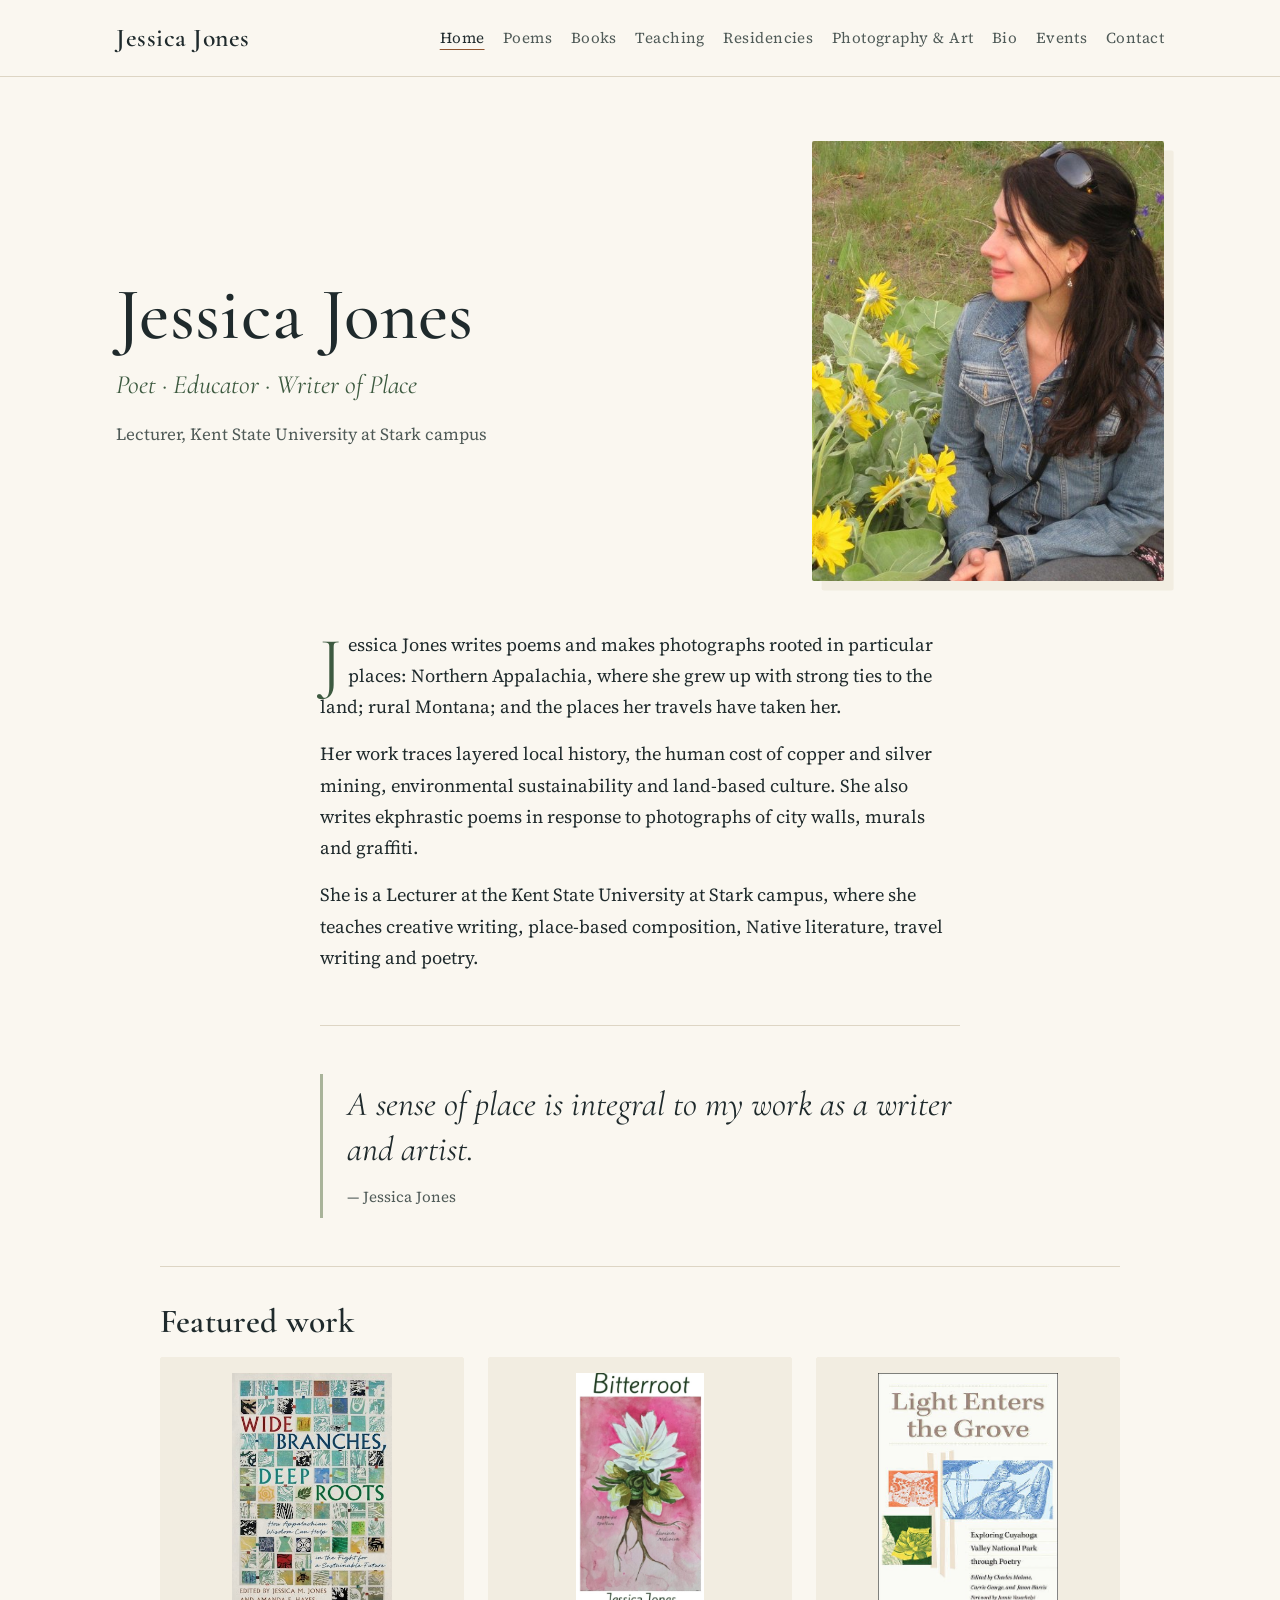
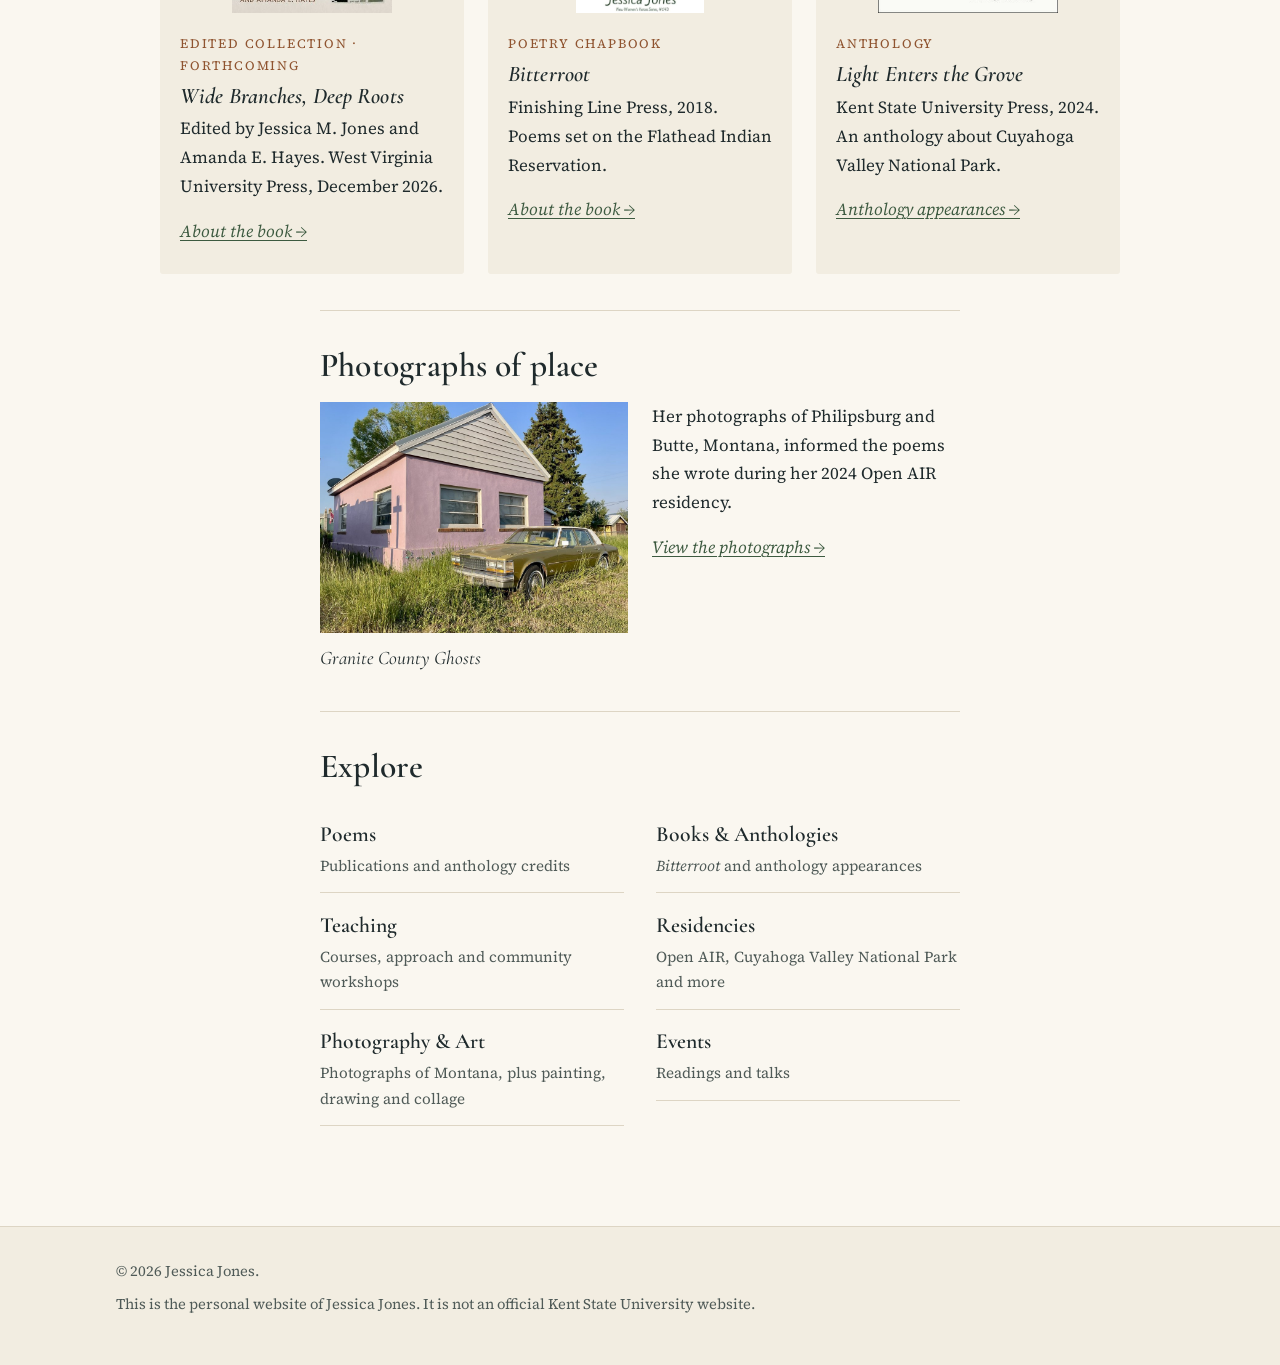
<file: index.html>
<!doctype html>
<html lang="en" class="no-js">
<head>
  <meta charset="utf-8">
  <meta name="viewport" content="width=device-width, initial-scale=1">
  <script>document.documentElement.classList.remove("no-js");</script>
  <title>Jessica Jones · Poet, Educator, Photographer</title>
  <meta name="description" content="Jessica Jones is a poet, photographer and Lecturer at the Kent State University at Stark campus whose work centers on a sense of place, from Northern Appalachia to rural Montana.">
  <meta name="author" content="Jessica Jones">
  <!-- DRAFT: remove this line when the site is ready to appear in search engines -->
  <meta name="robots" content="noindex, nofollow">
  <link rel="canonical" href="https://jdogherman.github.io/jessica-jones-site/">

  <!-- Open Graph / social sharing -->
  <meta property="og:type" content="website">
  <meta property="og:site_name" content="Jessica Jones">
  <meta property="og:title" content="Jessica Jones · Poet, Educator, Photographer">
  <meta property="og:description" content="Jessica Jones is a poet, photographer and Lecturer at the Kent State University at Stark campus whose work centers on a sense of place, from Northern Appalachia to rural Montana.">
  <meta property="og:url" content="https://jdogherman.github.io/jessica-jones-site/">
  <meta property="og:image" content="https://jdogherman.github.io/jessica-jones-site/images/og-image.jpg">
  <meta name="twitter:card" content="summary_large_image">

  <link rel="preconnect" href="https://fonts.googleapis.com">
  <link rel="preconnect" href="https://fonts.gstatic.com" crossorigin>
  <link rel="stylesheet" href="https://fonts.googleapis.com/css2?family=Cormorant+Garamond:ital,wght@0,500;0,600;1,500&amp;family=Source+Serif+4:ital,opsz,wght@0,8..60,400;0,8..60,500;1,8..60,400&amp;display=swap">
  <link rel="stylesheet" href="assets/css/style.css?v=202611162040">
  <link rel="icon" href="data:image/svg+xml,%3Csvg xmlns='http://www.w3.org/2000/svg' viewBox='0 0 32 32'%3E%3Crect width='32' height='32' rx='4' fill='%233d5a40'/%3E%3Ctext x='16' y='22' font-family='Georgia,serif' font-size='16' text-anchor='middle' fill='%23faf7f0'%3EJJ%3C/text%3E%3C/svg%3E">
  <script src="assets/js/site.js?v=202611161913" defer></script>
</head>
<body data-page="home">
  <a class="skip-link" href="#main">Skip to content</a>

  <header class="site-header">
    <div class="header-inner">
      <a class="site-name" href="index.html">Jessica Jones</a>
      <button class="nav-toggle" type="button" aria-expanded="false" aria-controls="site-nav">Menu</button>
      <nav id="site-nav" aria-label="Main">
        <ul>
          <li><a href="index.html" aria-current="page">Home</a></li>
          <li><a href="poems.html">Poems</a></li>
          <li><a href="books.html">Books</a></li>
          <li><a href="teaching.html">Teaching</a></li>
          <li><a href="residencies.html">Residencies</a></li>
          <li><a href="photography.html">Photography &amp; Art</a></li>
          <li><a href="bio.html">Bio</a></li>
          <li><a href="events.html">Events</a></li>
          <li><a href="contact.html">Contact</a></li>
        </ul>
      </nav>
    </div>
  </header>

  <main id="main" tabindex="-1">
    <div id="content" aria-busy="true">
      <noscript><p>This site needs JavaScript turned on to show its content.</p></noscript>
    </div>
  </main>

  <footer class="site-footer">
    <div class="footer-inner">
      <p>&copy; <span id="year">2026</span> Jessica Jones.</p>
      <p id="disclaimer">This is the personal website of Jessica Jones. It is not an official Kent State University website.</p>
    </div>
  </footer>
</body>
</html>
</file>
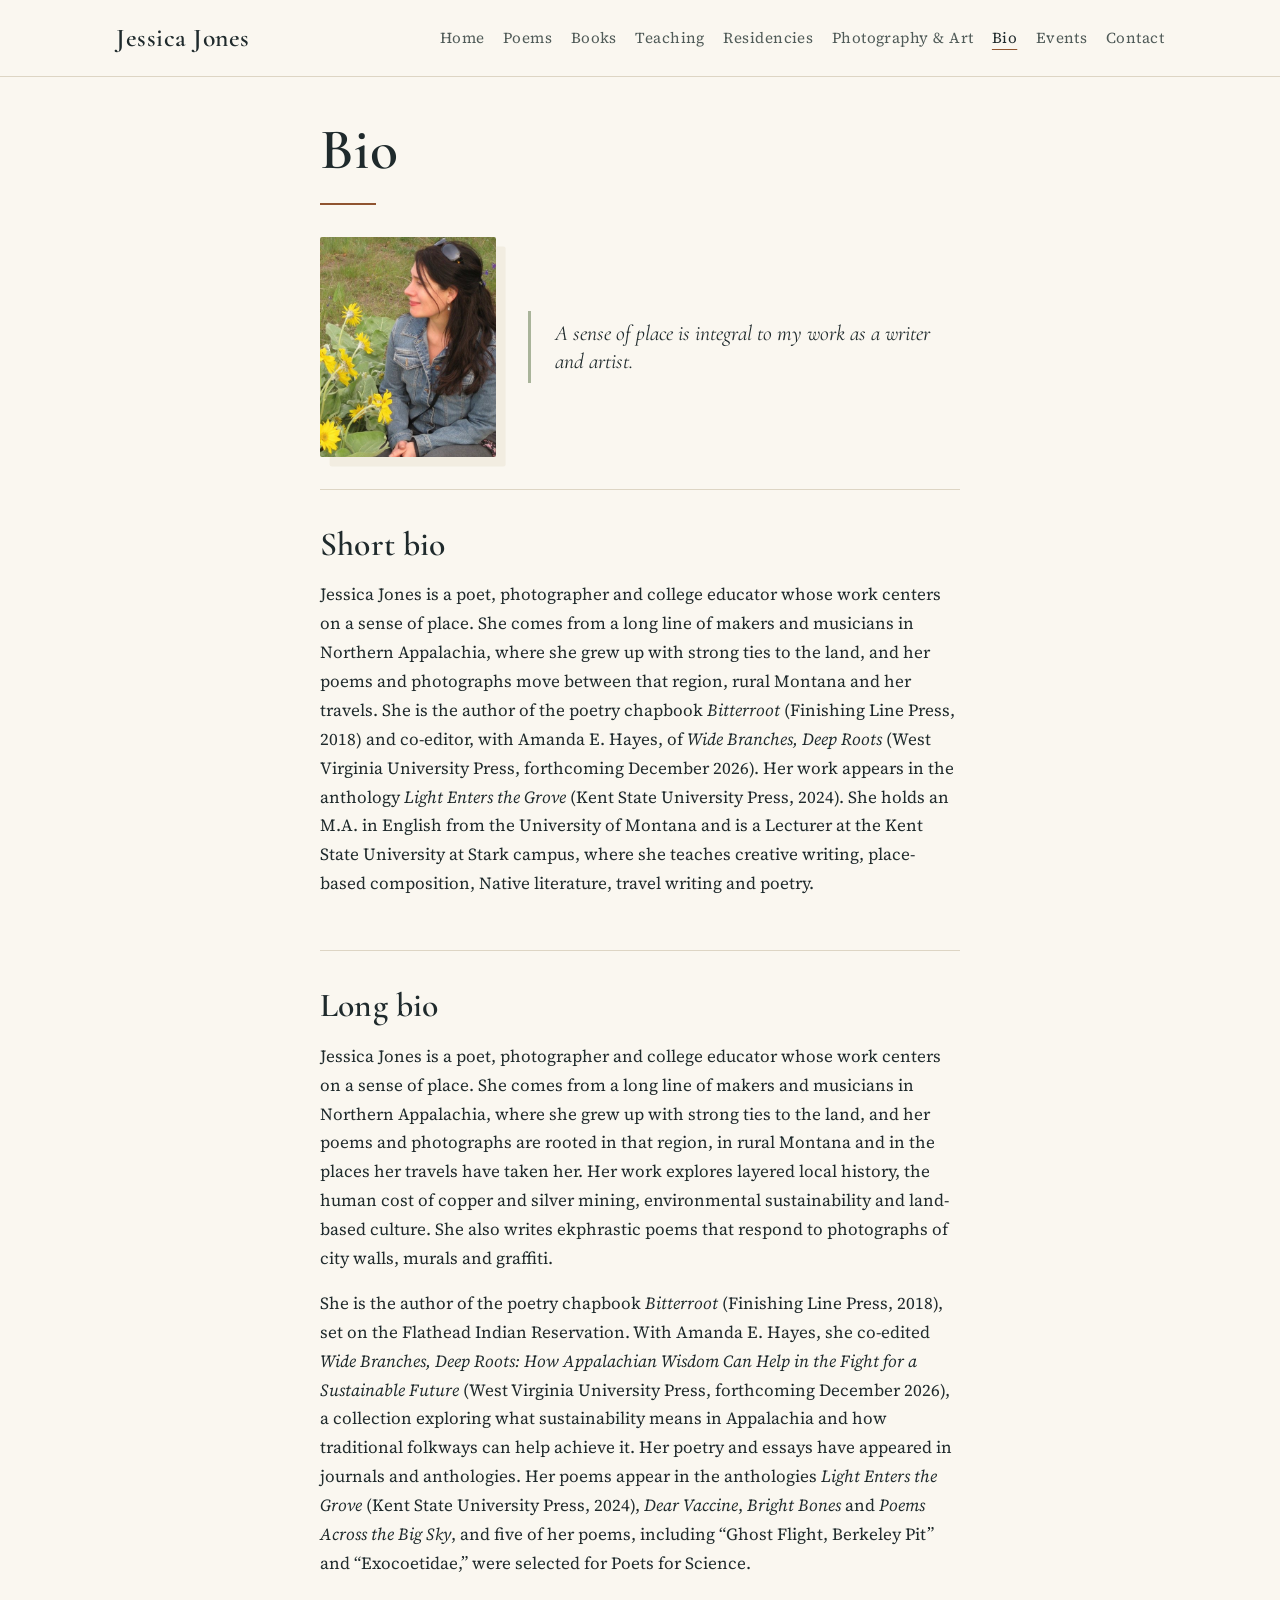
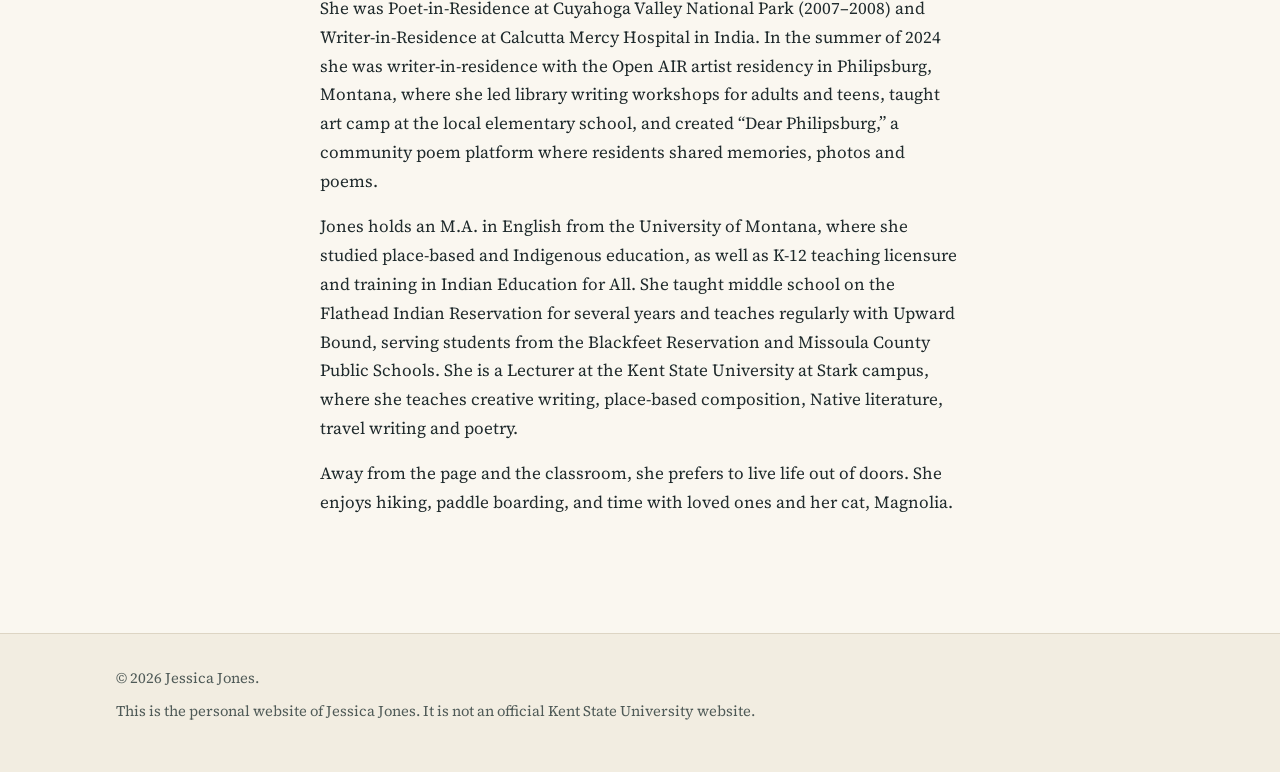
<file: bio.html>
<!doctype html>
<html lang="en" class="no-js">
<head>
  <meta charset="utf-8">
  <meta name="viewport" content="width=device-width, initial-scale=1">
  <script>document.documentElement.classList.remove("no-js");</script>
  <title>Bio · Jessica Jones</title>
  <meta name="description" content="Short and long biographies of Jessica Jones, poet, photographer and Lecturer at the Kent State University at Stark campus.">
  <meta name="author" content="Jessica Jones">
  <!-- DRAFT: remove this line when the site is ready to appear in search engines -->
  <meta name="robots" content="noindex, nofollow">
  <link rel="canonical" href="https://jdogherman.github.io/jessica-jones-site/bio.html">

  <!-- Open Graph / social sharing -->
  <meta property="og:type" content="website">
  <meta property="og:site_name" content="Jessica Jones">
  <meta property="og:title" content="Bio · Jessica Jones">
  <meta property="og:description" content="Short and long biographies of Jessica Jones, poet, photographer and Lecturer at the Kent State University at Stark campus.">
  <meta property="og:url" content="https://jdogherman.github.io/jessica-jones-site/bio.html">
  <meta property="og:image" content="https://jdogherman.github.io/jessica-jones-site/images/og-image.jpg">
  <meta name="twitter:card" content="summary_large_image">

  <link rel="preconnect" href="https://fonts.googleapis.com">
  <link rel="preconnect" href="https://fonts.gstatic.com" crossorigin>
  <link rel="stylesheet" href="https://fonts.googleapis.com/css2?family=Cormorant+Garamond:ital,wght@0,500;0,600;1,500&amp;family=Source+Serif+4:ital,opsz,wght@0,8..60,400;0,8..60,500;1,8..60,400&amp;display=swap">
  <link rel="stylesheet" href="assets/css/style.css?v=202611162040">
  <link rel="icon" href="data:image/svg+xml,%3Csvg xmlns='http://www.w3.org/2000/svg' viewBox='0 0 32 32'%3E%3Crect width='32' height='32' rx='4' fill='%233d5a40'/%3E%3Ctext x='16' y='22' font-family='Georgia,serif' font-size='16' text-anchor='middle' fill='%23faf7f0'%3EJJ%3C/text%3E%3C/svg%3E">
  <script src="assets/js/site.js?v=202611161913" defer></script>
</head>
<body data-page="bio">
  <a class="skip-link" href="#main">Skip to content</a>

  <header class="site-header">
    <div class="header-inner">
      <a class="site-name" href="index.html">Jessica Jones</a>
      <button class="nav-toggle" type="button" aria-expanded="false" aria-controls="site-nav">Menu</button>
      <nav id="site-nav" aria-label="Main">
        <ul>
          <li><a href="index.html">Home</a></li>
          <li><a href="poems.html">Poems</a></li>
          <li><a href="books.html">Books</a></li>
          <li><a href="teaching.html">Teaching</a></li>
          <li><a href="residencies.html">Residencies</a></li>
          <li><a href="photography.html">Photography &amp; Art</a></li>
          <li><a href="bio.html" aria-current="page">Bio</a></li>
          <li><a href="events.html">Events</a></li>
          <li><a href="contact.html">Contact</a></li>
        </ul>
      </nav>
    </div>
  </header>

  <main id="main" tabindex="-1">
    <header class="page-head">
      <h1>Bio</h1>
    </header>
    <div id="content" aria-busy="true">
      <noscript><p>This site needs JavaScript turned on to show its content.</p></noscript>
    </div>
  </main>

  <footer class="site-footer">
    <div class="footer-inner">
      <p>&copy; <span id="year">2026</span> Jessica Jones.</p>
      <p id="disclaimer">This is the personal website of Jessica Jones. It is not an official Kent State University website.</p>
    </div>
  </footer>
</body>
</html>
</file>
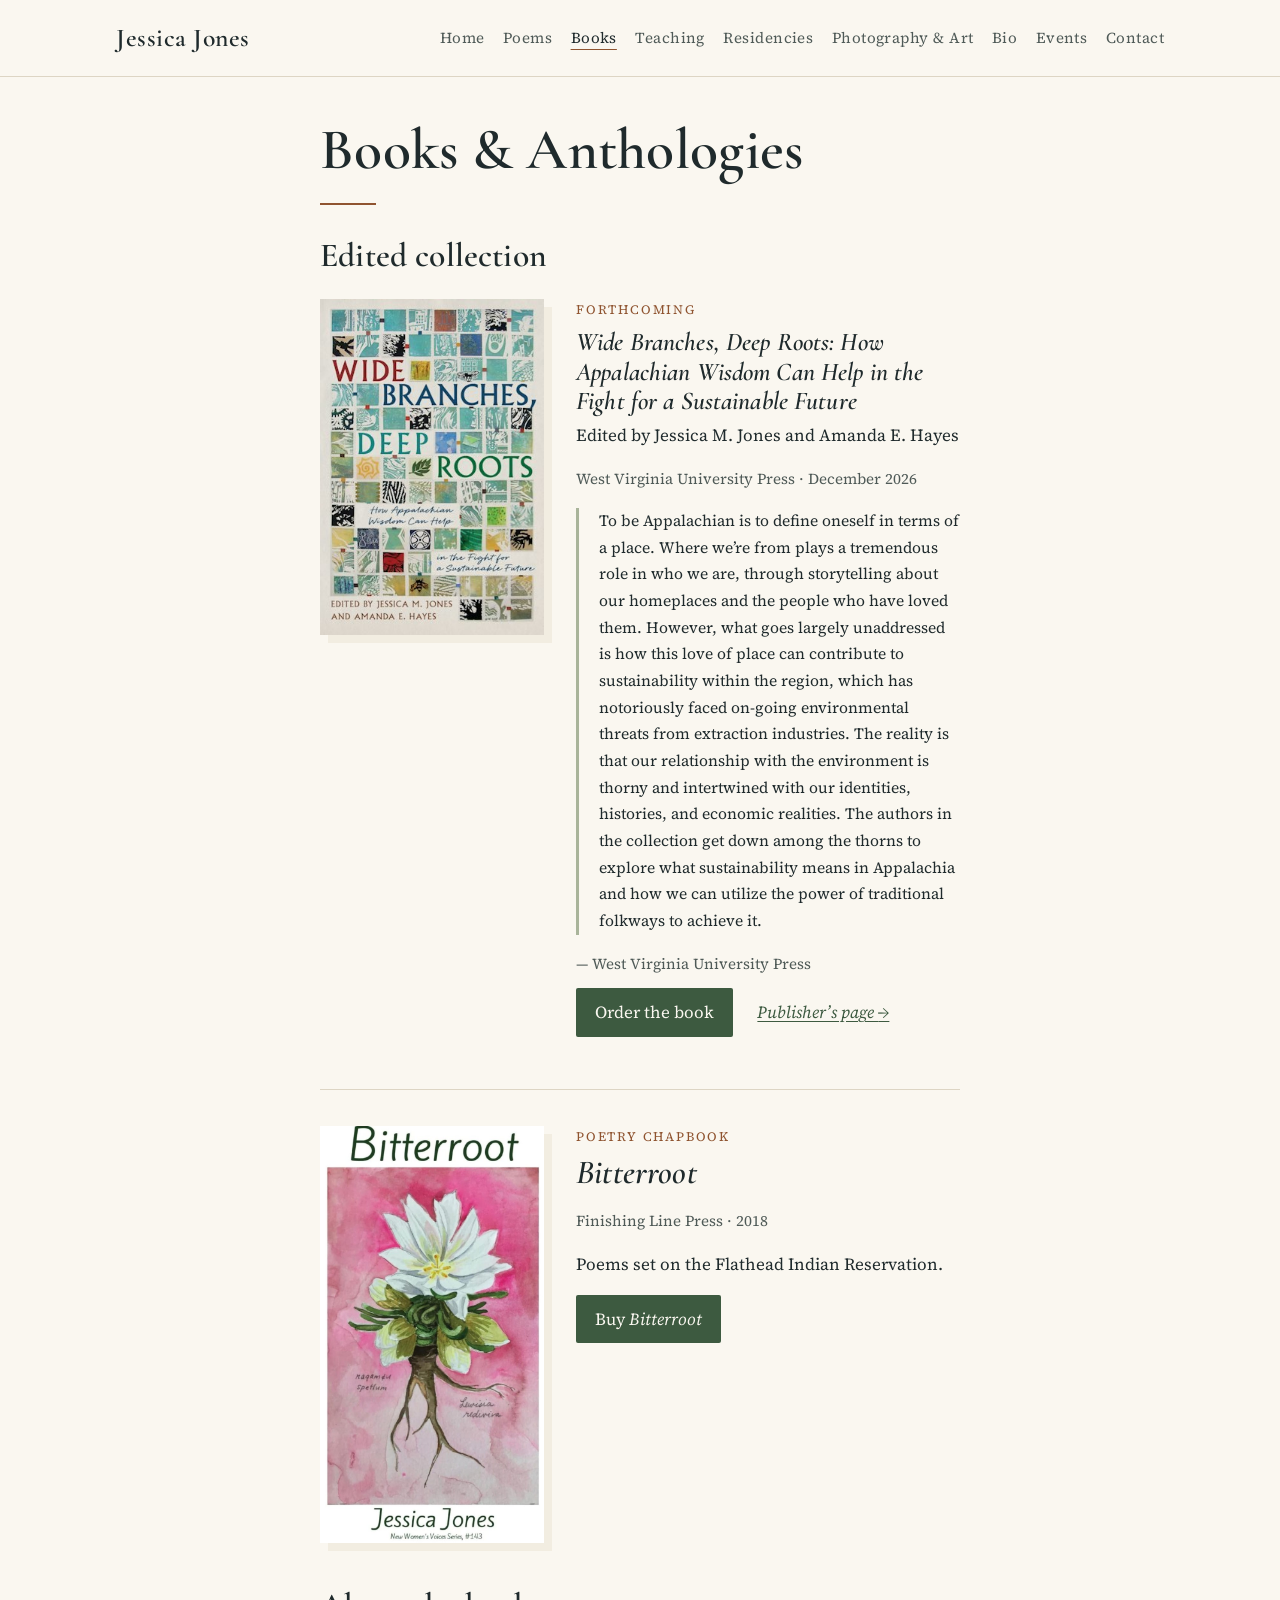
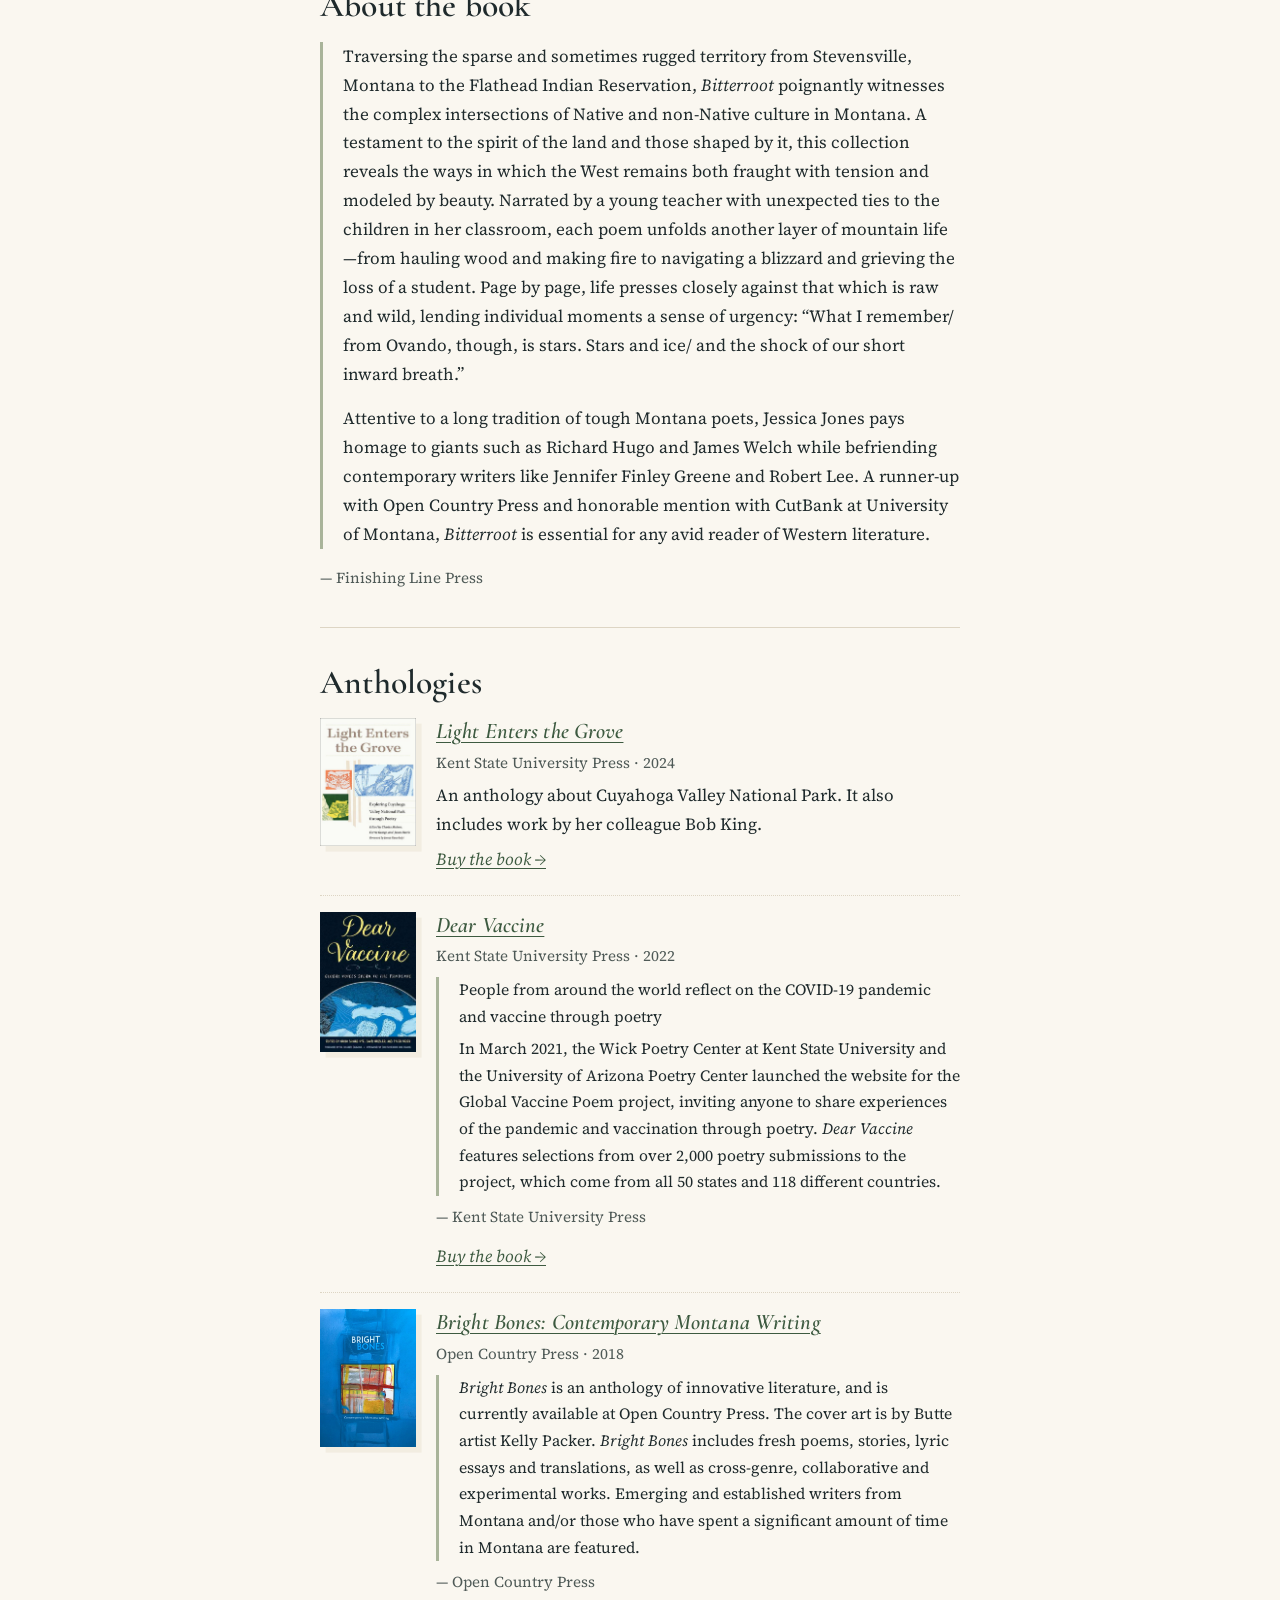
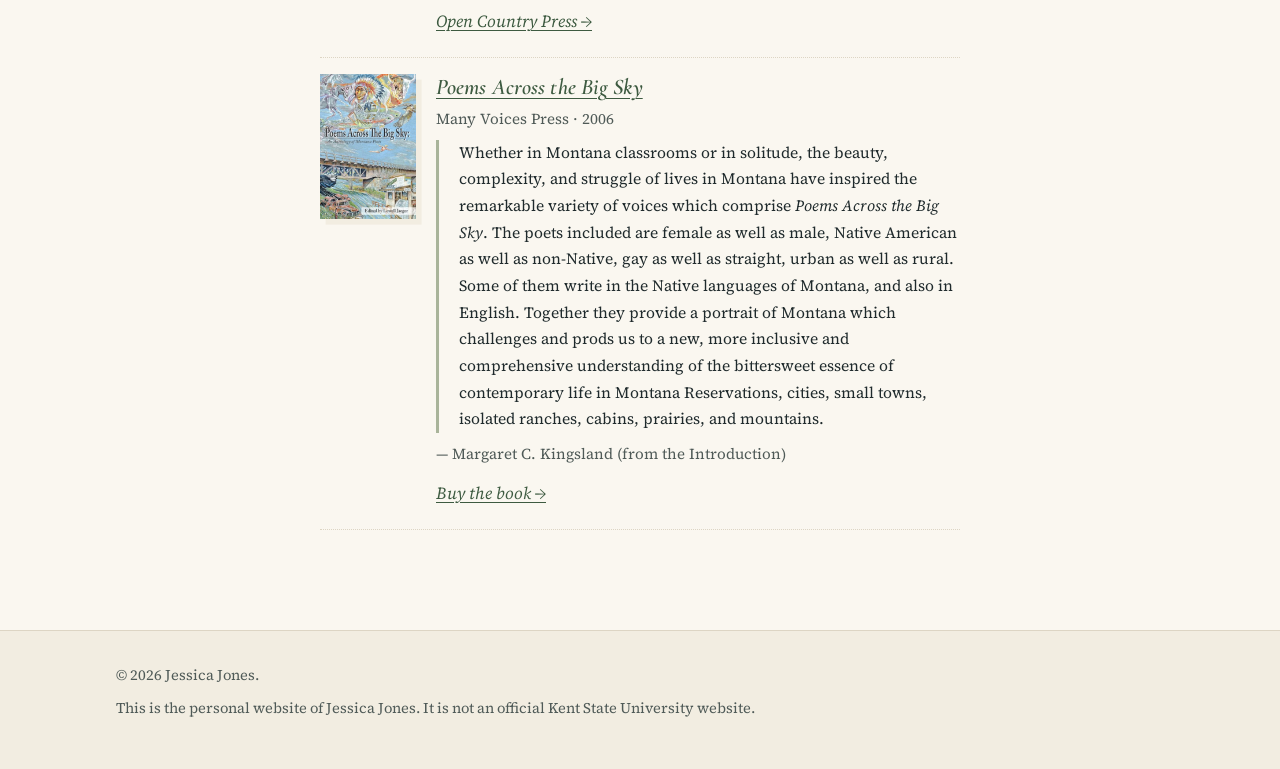
<file: books.html>
<!doctype html>
<html lang="en" class="no-js">
<head>
  <meta charset="utf-8">
  <meta name="viewport" content="width=device-width, initial-scale=1">
  <script>document.documentElement.classList.remove("no-js");</script>
  <title>Books &amp; Anthologies · Jessica Jones</title>
  <meta name="description" content="Bitterroot, a poetry chapbook by Jessica Jones (Finishing Line Press, 2018), and her anthology appearances, including Light Enters the Grove.">
  <meta name="author" content="Jessica Jones">
  <!-- DRAFT: remove this line when the site is ready to appear in search engines -->
  <meta name="robots" content="noindex, nofollow">
  <link rel="canonical" href="https://jdogherman.github.io/jessica-jones-site/books.html">

  <!-- Open Graph / social sharing -->
  <meta property="og:type" content="website">
  <meta property="og:site_name" content="Jessica Jones">
  <meta property="og:title" content="Books &amp; Anthologies · Jessica Jones">
  <meta property="og:description" content="Bitterroot, a poetry chapbook by Jessica Jones (Finishing Line Press, 2018), and her anthology appearances, including Light Enters the Grove.">
  <meta property="og:url" content="https://jdogherman.github.io/jessica-jones-site/books.html">
  <meta property="og:image" content="https://jdogherman.github.io/jessica-jones-site/images/og-image.jpg">
  <meta name="twitter:card" content="summary_large_image">

  <link rel="preconnect" href="https://fonts.googleapis.com">
  <link rel="preconnect" href="https://fonts.gstatic.com" crossorigin>
  <link rel="stylesheet" href="https://fonts.googleapis.com/css2?family=Cormorant+Garamond:ital,wght@0,500;0,600;1,500&amp;family=Source+Serif+4:ital,opsz,wght@0,8..60,400;0,8..60,500;1,8..60,400&amp;display=swap">
  <link rel="stylesheet" href="assets/css/style.css?v=202611162040">
  <link rel="icon" href="data:image/svg+xml,%3Csvg xmlns='http://www.w3.org/2000/svg' viewBox='0 0 32 32'%3E%3Crect width='32' height='32' rx='4' fill='%233d5a40'/%3E%3Ctext x='16' y='22' font-family='Georgia,serif' font-size='16' text-anchor='middle' fill='%23faf7f0'%3EJJ%3C/text%3E%3C/svg%3E">
  <script src="assets/js/site.js?v=202611161913" defer></script>
</head>
<body data-page="books">
  <a class="skip-link" href="#main">Skip to content</a>

  <header class="site-header">
    <div class="header-inner">
      <a class="site-name" href="index.html">Jessica Jones</a>
      <button class="nav-toggle" type="button" aria-expanded="false" aria-controls="site-nav">Menu</button>
      <nav id="site-nav" aria-label="Main">
        <ul>
          <li><a href="index.html">Home</a></li>
          <li><a href="poems.html">Poems</a></li>
          <li><a href="books.html" aria-current="page">Books</a></li>
          <li><a href="teaching.html">Teaching</a></li>
          <li><a href="residencies.html">Residencies</a></li>
          <li><a href="photography.html">Photography &amp; Art</a></li>
          <li><a href="bio.html">Bio</a></li>
          <li><a href="events.html">Events</a></li>
          <li><a href="contact.html">Contact</a></li>
        </ul>
      </nav>
    </div>
  </header>

  <main id="main" tabindex="-1">
    <header class="page-head">
      <h1>Books &amp; Anthologies</h1>
    </header>
    <div id="content" aria-busy="true">
      <noscript><p>This site needs JavaScript turned on to show its content.</p></noscript>
    </div>
  </main>

  <footer class="site-footer">
    <div class="footer-inner">
      <p>&copy; <span id="year">2026</span> Jessica Jones.</p>
      <p id="disclaimer">This is the personal website of Jessica Jones. It is not an official Kent State University website.</p>
    </div>
  </footer>
</body>
</html>
</file>
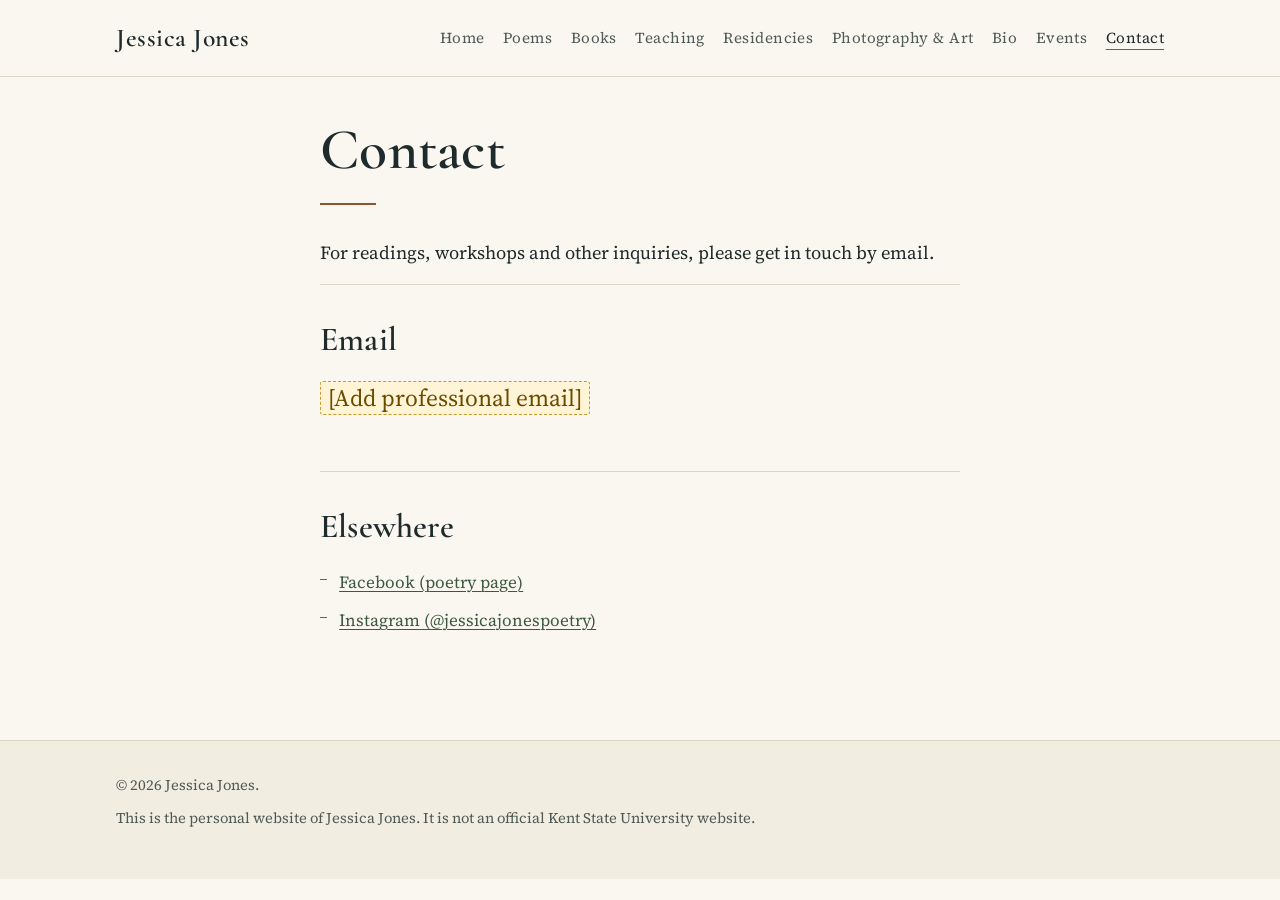
<file: contact.html>
<!doctype html>
<html lang="en" class="no-js">
<head>
  <meta charset="utf-8">
  <meta name="viewport" content="width=device-width, initial-scale=1">
  <script>document.documentElement.classList.remove("no-js");</script>
  <title>Contact · Jessica Jones</title>
  <meta name="description" content="How to contact poet and educator Jessica Jones.">
  <meta name="author" content="Jessica Jones">
  <!-- DRAFT: remove this line when the site is ready to appear in search engines -->
  <meta name="robots" content="noindex, nofollow">
  <link rel="canonical" href="https://jdogherman.github.io/jessica-jones-site/contact.html">

  <!-- Open Graph / social sharing -->
  <meta property="og:type" content="website">
  <meta property="og:site_name" content="Jessica Jones">
  <meta property="og:title" content="Contact · Jessica Jones">
  <meta property="og:description" content="How to contact poet and educator Jessica Jones.">
  <meta property="og:url" content="https://jdogherman.github.io/jessica-jones-site/contact.html">
  <meta property="og:image" content="https://jdogherman.github.io/jessica-jones-site/images/og-image.jpg">
  <meta name="twitter:card" content="summary_large_image">

  <link rel="preconnect" href="https://fonts.googleapis.com">
  <link rel="preconnect" href="https://fonts.gstatic.com" crossorigin>
  <link rel="stylesheet" href="https://fonts.googleapis.com/css2?family=Cormorant+Garamond:ital,wght@0,500;0,600;1,500&amp;family=Source+Serif+4:ital,opsz,wght@0,8..60,400;0,8..60,500;1,8..60,400&amp;display=swap">
  <link rel="stylesheet" href="assets/css/style.css?v=202611162040">
  <link rel="icon" href="data:image/svg+xml,%3Csvg xmlns='http://www.w3.org/2000/svg' viewBox='0 0 32 32'%3E%3Crect width='32' height='32' rx='4' fill='%233d5a40'/%3E%3Ctext x='16' y='22' font-family='Georgia,serif' font-size='16' text-anchor='middle' fill='%23faf7f0'%3EJJ%3C/text%3E%3C/svg%3E">
  <script src="assets/js/site.js?v=202611161913" defer></script>
</head>
<body data-page="contact">
  <a class="skip-link" href="#main">Skip to content</a>

  <header class="site-header">
    <div class="header-inner">
      <a class="site-name" href="index.html">Jessica Jones</a>
      <button class="nav-toggle" type="button" aria-expanded="false" aria-controls="site-nav">Menu</button>
      <nav id="site-nav" aria-label="Main">
        <ul>
          <li><a href="index.html">Home</a></li>
          <li><a href="poems.html">Poems</a></li>
          <li><a href="books.html">Books</a></li>
          <li><a href="teaching.html">Teaching</a></li>
          <li><a href="residencies.html">Residencies</a></li>
          <li><a href="photography.html">Photography &amp; Art</a></li>
          <li><a href="bio.html">Bio</a></li>
          <li><a href="events.html">Events</a></li>
          <li><a href="contact.html" aria-current="page">Contact</a></li>
        </ul>
      </nav>
    </div>
  </header>

  <main id="main" tabindex="-1">
    <header class="page-head">
      <h1>Contact</h1>
    </header>
    <div id="content" aria-busy="true">
      <noscript><p>This site needs JavaScript turned on to show its content.</p></noscript>
    </div>
  </main>

  <footer class="site-footer">
    <div class="footer-inner">
      <p>&copy; <span id="year">2026</span> Jessica Jones.</p>
      <p id="disclaimer">This is the personal website of Jessica Jones. It is not an official Kent State University website.</p>
    </div>
  </footer>
</body>
</html>
</file>
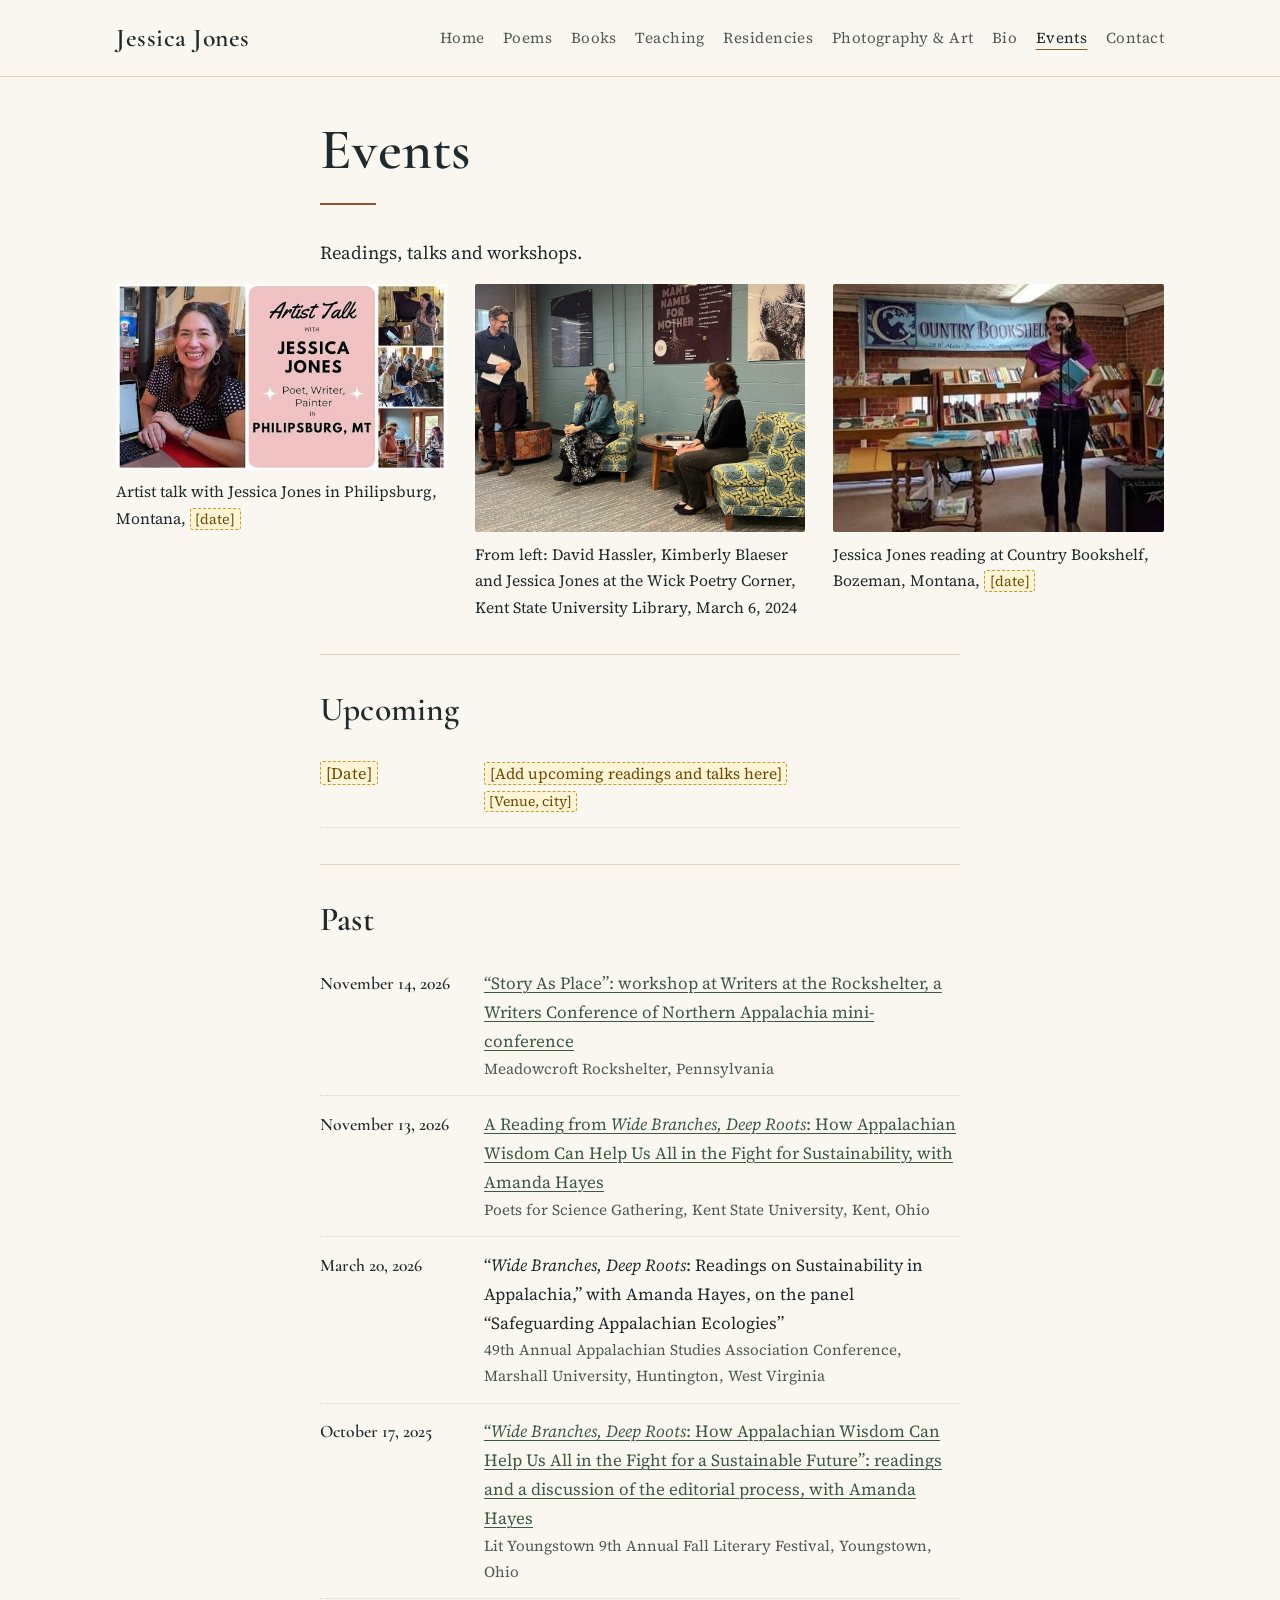
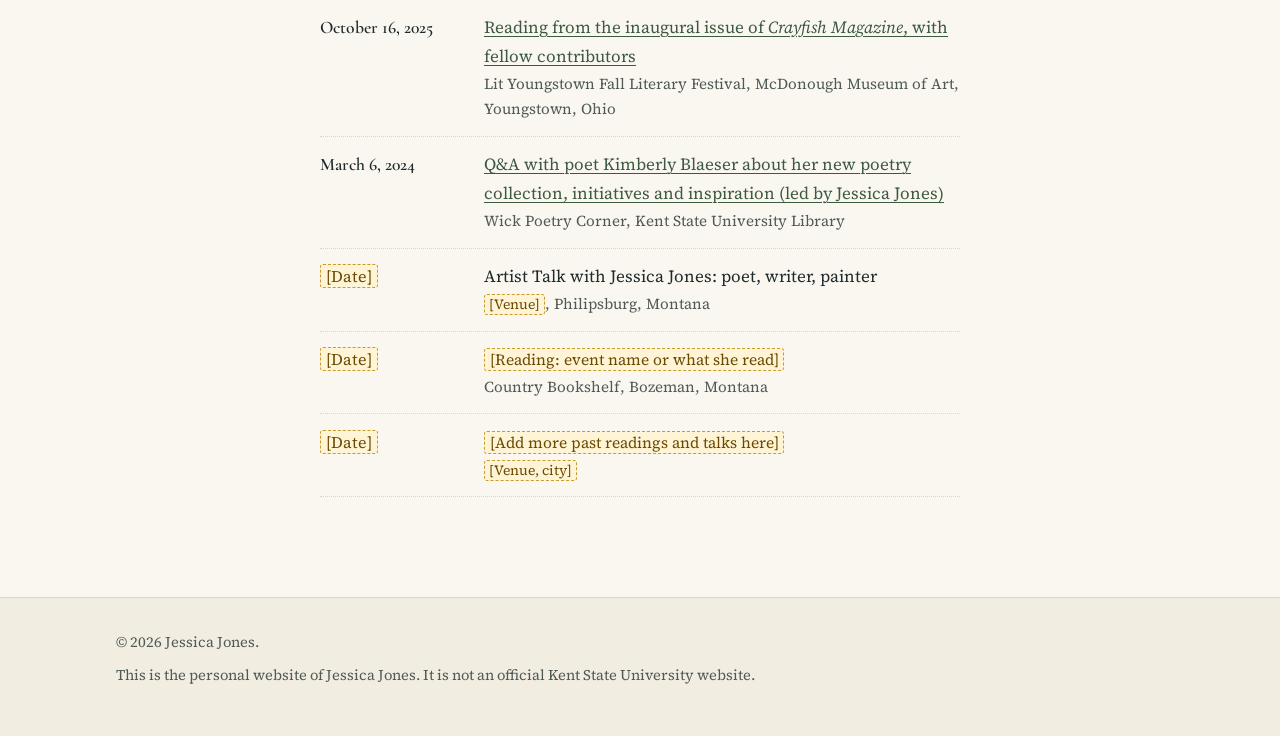
<file: events.html>
<!doctype html>
<html lang="en" class="no-js">
<head>
  <meta charset="utf-8">
  <meta name="viewport" content="width=device-width, initial-scale=1">
  <script>document.documentElement.classList.remove("no-js");</script>
  <title>Events · Jessica Jones</title>
  <meta name="description" content="Upcoming and past readings and talks by poet Jessica Jones.">
  <meta name="author" content="Jessica Jones">
  <!-- DRAFT: remove this line when the site is ready to appear in search engines -->
  <meta name="robots" content="noindex, nofollow">
  <link rel="canonical" href="https://jdogherman.github.io/jessica-jones-site/events.html">

  <!-- Open Graph / social sharing -->
  <meta property="og:type" content="website">
  <meta property="og:site_name" content="Jessica Jones">
  <meta property="og:title" content="Events · Jessica Jones">
  <meta property="og:description" content="Upcoming and past readings and talks by poet Jessica Jones.">
  <meta property="og:url" content="https://jdogherman.github.io/jessica-jones-site/events.html">
  <meta property="og:image" content="https://jdogherman.github.io/jessica-jones-site/images/og-image.jpg">
  <meta name="twitter:card" content="summary_large_image">

  <link rel="preconnect" href="https://fonts.googleapis.com">
  <link rel="preconnect" href="https://fonts.gstatic.com" crossorigin>
  <link rel="stylesheet" href="https://fonts.googleapis.com/css2?family=Cormorant+Garamond:ital,wght@0,500;0,600;1,500&amp;family=Source+Serif+4:ital,opsz,wght@0,8..60,400;0,8..60,500;1,8..60,400&amp;display=swap">
  <link rel="stylesheet" href="assets/css/style.css?v=202611162040">
  <link rel="icon" href="data:image/svg+xml,%3Csvg xmlns='http://www.w3.org/2000/svg' viewBox='0 0 32 32'%3E%3Crect width='32' height='32' rx='4' fill='%233d5a40'/%3E%3Ctext x='16' y='22' font-family='Georgia,serif' font-size='16' text-anchor='middle' fill='%23faf7f0'%3EJJ%3C/text%3E%3C/svg%3E">
  <script src="assets/js/site.js?v=202611161913" defer></script>
</head>
<body data-page="events">
  <a class="skip-link" href="#main">Skip to content</a>

  <header class="site-header">
    <div class="header-inner">
      <a class="site-name" href="index.html">Jessica Jones</a>
      <button class="nav-toggle" type="button" aria-expanded="false" aria-controls="site-nav">Menu</button>
      <nav id="site-nav" aria-label="Main">
        <ul>
          <li><a href="index.html">Home</a></li>
          <li><a href="poems.html">Poems</a></li>
          <li><a href="books.html">Books</a></li>
          <li><a href="teaching.html">Teaching</a></li>
          <li><a href="residencies.html">Residencies</a></li>
          <li><a href="photography.html">Photography &amp; Art</a></li>
          <li><a href="bio.html">Bio</a></li>
          <li><a href="events.html" aria-current="page">Events</a></li>
          <li><a href="contact.html">Contact</a></li>
        </ul>
      </nav>
    </div>
  </header>

  <main id="main" tabindex="-1">
    <header class="page-head">
      <h1>Events</h1>
    </header>
    <div id="content" aria-busy="true">
      <noscript><p>This site needs JavaScript turned on to show its content.</p></noscript>
    </div>
  </main>

  <footer class="site-footer">
    <div class="footer-inner">
      <p>&copy; <span id="year">2026</span> Jessica Jones.</p>
      <p id="disclaimer">This is the personal website of Jessica Jones. It is not an official Kent State University website.</p>
    </div>
  </footer>
</body>
</html>
</file>
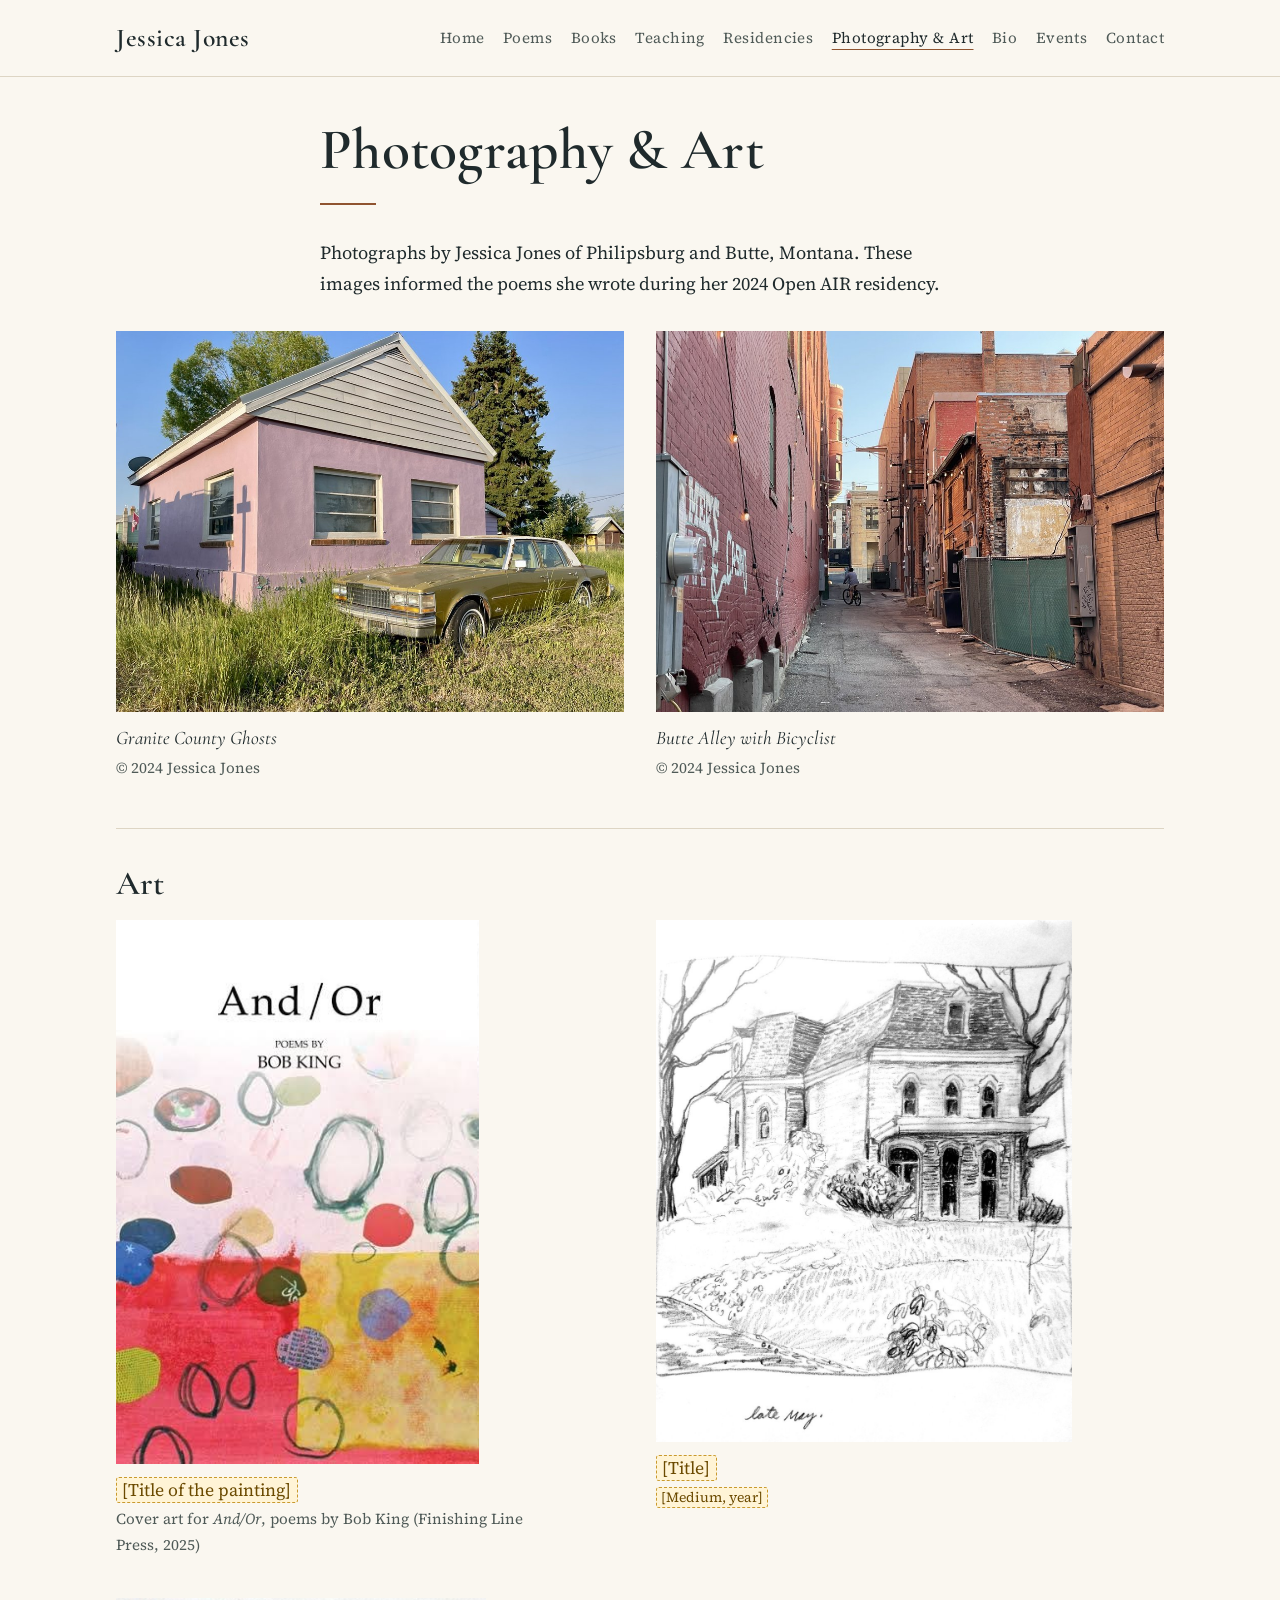
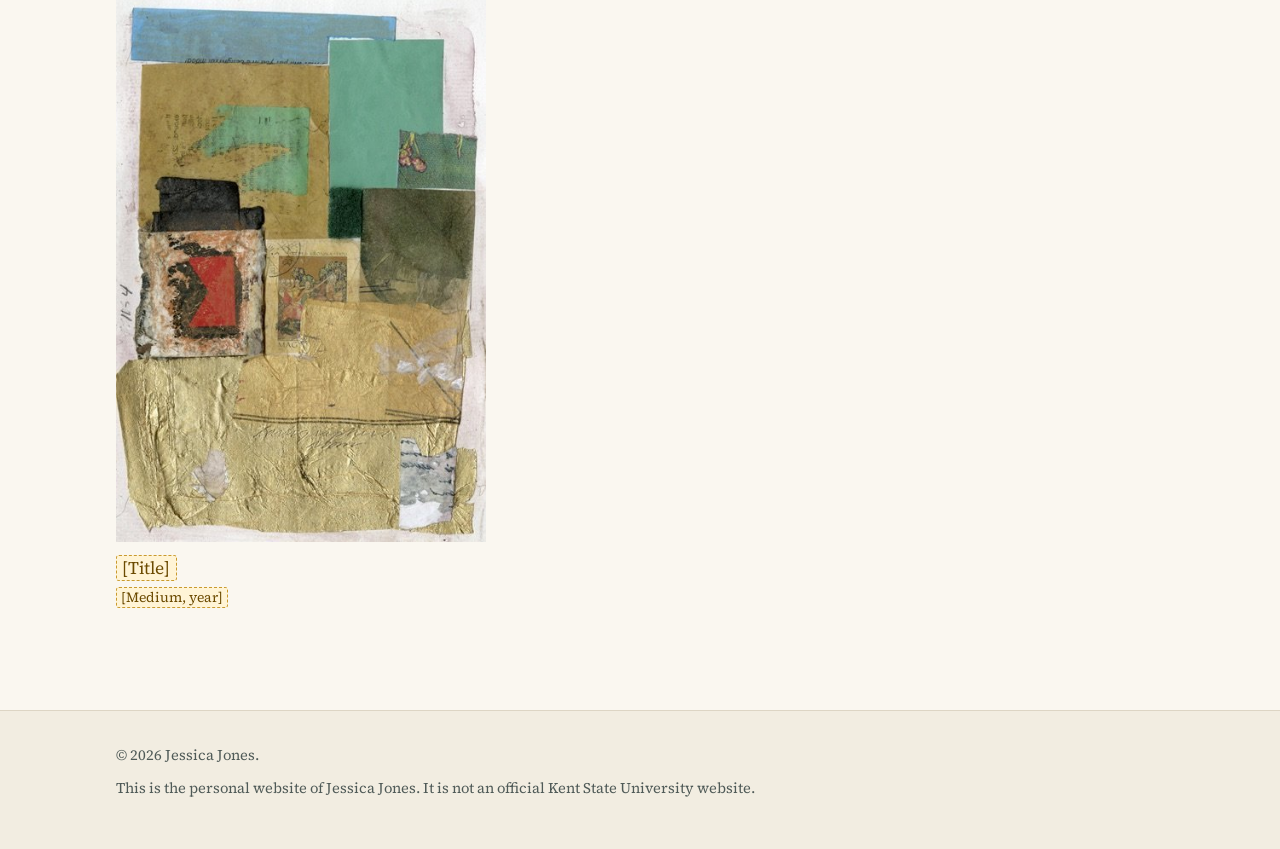
<file: photography.html>
<!doctype html>
<html lang="en" class="no-js">
<head>
  <meta charset="utf-8">
  <meta name="viewport" content="width=device-width, initial-scale=1">
  <script>document.documentElement.classList.remove("no-js");</script>
  <title>Photography &amp; Art · Jessica Jones</title>
  <meta name="description" content="Place-based photographs of Philipsburg and Butte, Montana, and paintings, drawings and collage by poet and artist Jessica Jones.">
  <meta name="author" content="Jessica Jones">
  <!-- DRAFT: remove this line when the site is ready to appear in search engines -->
  <meta name="robots" content="noindex, nofollow">
  <link rel="canonical" href="https://jdogherman.github.io/jessica-jones-site/photography.html">

  <!-- Open Graph / social sharing -->
  <meta property="og:type" content="website">
  <meta property="og:site_name" content="Jessica Jones">
  <meta property="og:title" content="Photography &amp; Art · Jessica Jones">
  <meta property="og:description" content="Place-based photographs of Philipsburg and Butte, Montana, and paintings, drawings and collage by poet and artist Jessica Jones.">
  <meta property="og:url" content="https://jdogherman.github.io/jessica-jones-site/photography.html">
  <meta property="og:image" content="https://jdogherman.github.io/jessica-jones-site/images/og-image.jpg">
  <meta name="twitter:card" content="summary_large_image">

  <link rel="preconnect" href="https://fonts.googleapis.com">
  <link rel="preconnect" href="https://fonts.gstatic.com" crossorigin>
  <link rel="stylesheet" href="https://fonts.googleapis.com/css2?family=Cormorant+Garamond:ital,wght@0,500;0,600;1,500&amp;family=Source+Serif+4:ital,opsz,wght@0,8..60,400;0,8..60,500;1,8..60,400&amp;display=swap">
  <link rel="stylesheet" href="assets/css/style.css?v=202611162040">
  <link rel="icon" href="data:image/svg+xml,%3Csvg xmlns='http://www.w3.org/2000/svg' viewBox='0 0 32 32'%3E%3Crect width='32' height='32' rx='4' fill='%233d5a40'/%3E%3Ctext x='16' y='22' font-family='Georgia,serif' font-size='16' text-anchor='middle' fill='%23faf7f0'%3EJJ%3C/text%3E%3C/svg%3E">
  <script src="assets/js/site.js?v=202611161913" defer></script>
</head>
<body data-page="photography">
  <a class="skip-link" href="#main">Skip to content</a>

  <header class="site-header">
    <div class="header-inner">
      <a class="site-name" href="index.html">Jessica Jones</a>
      <button class="nav-toggle" type="button" aria-expanded="false" aria-controls="site-nav">Menu</button>
      <nav id="site-nav" aria-label="Main">
        <ul>
          <li><a href="index.html">Home</a></li>
          <li><a href="poems.html">Poems</a></li>
          <li><a href="books.html">Books</a></li>
          <li><a href="teaching.html">Teaching</a></li>
          <li><a href="residencies.html">Residencies</a></li>
          <li><a href="photography.html" aria-current="page">Photography &amp; Art</a></li>
          <li><a href="bio.html">Bio</a></li>
          <li><a href="events.html">Events</a></li>
          <li><a href="contact.html">Contact</a></li>
        </ul>
      </nav>
    </div>
  </header>

  <main id="main" tabindex="-1">
    <header class="page-head">
      <h1>Photography &amp; Art</h1>
    </header>
    <div id="content" aria-busy="true">
      <noscript><p>This site needs JavaScript turned on to show its content.</p></noscript>
    </div>
  </main>

  <footer class="site-footer">
    <div class="footer-inner">
      <p>&copy; <span id="year">2026</span> Jessica Jones.</p>
      <p id="disclaimer">This is the personal website of Jessica Jones. It is not an official Kent State University website.</p>
    </div>
  </footer>
</body>
</html>
</file>
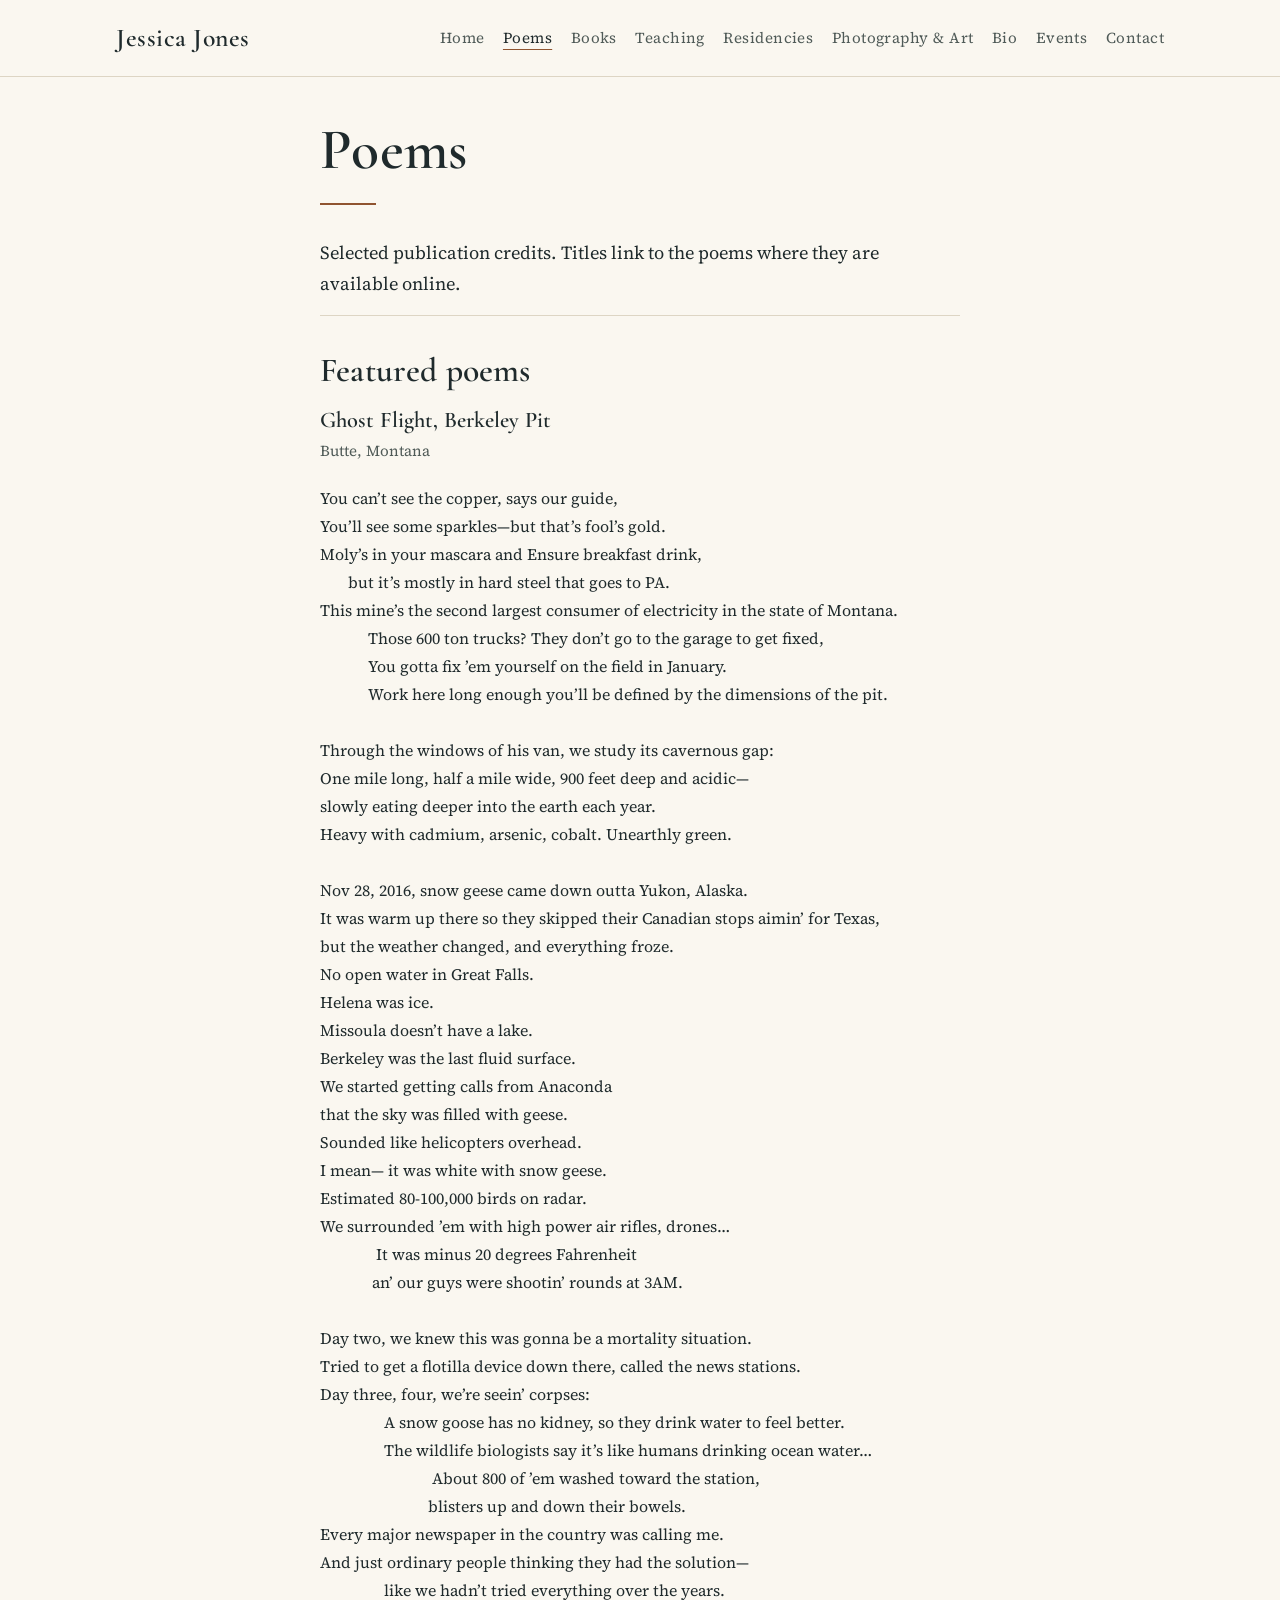
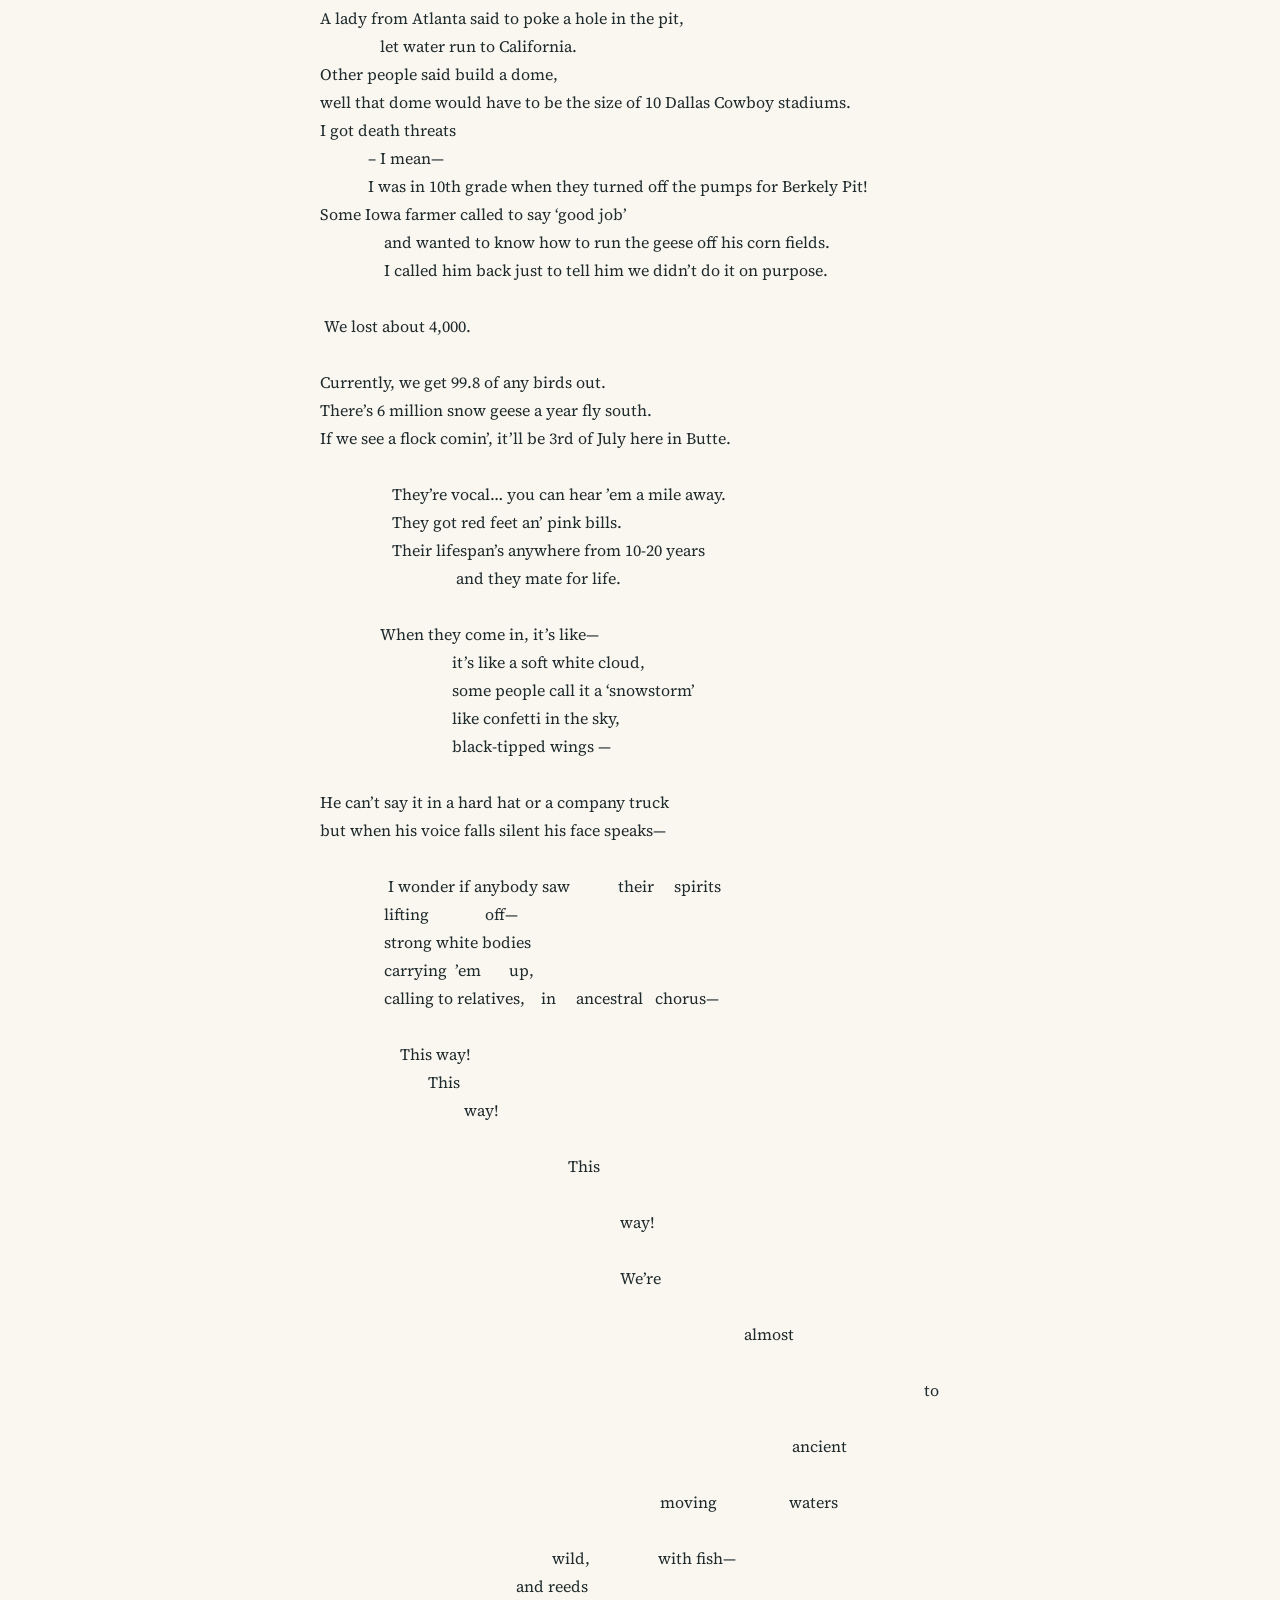
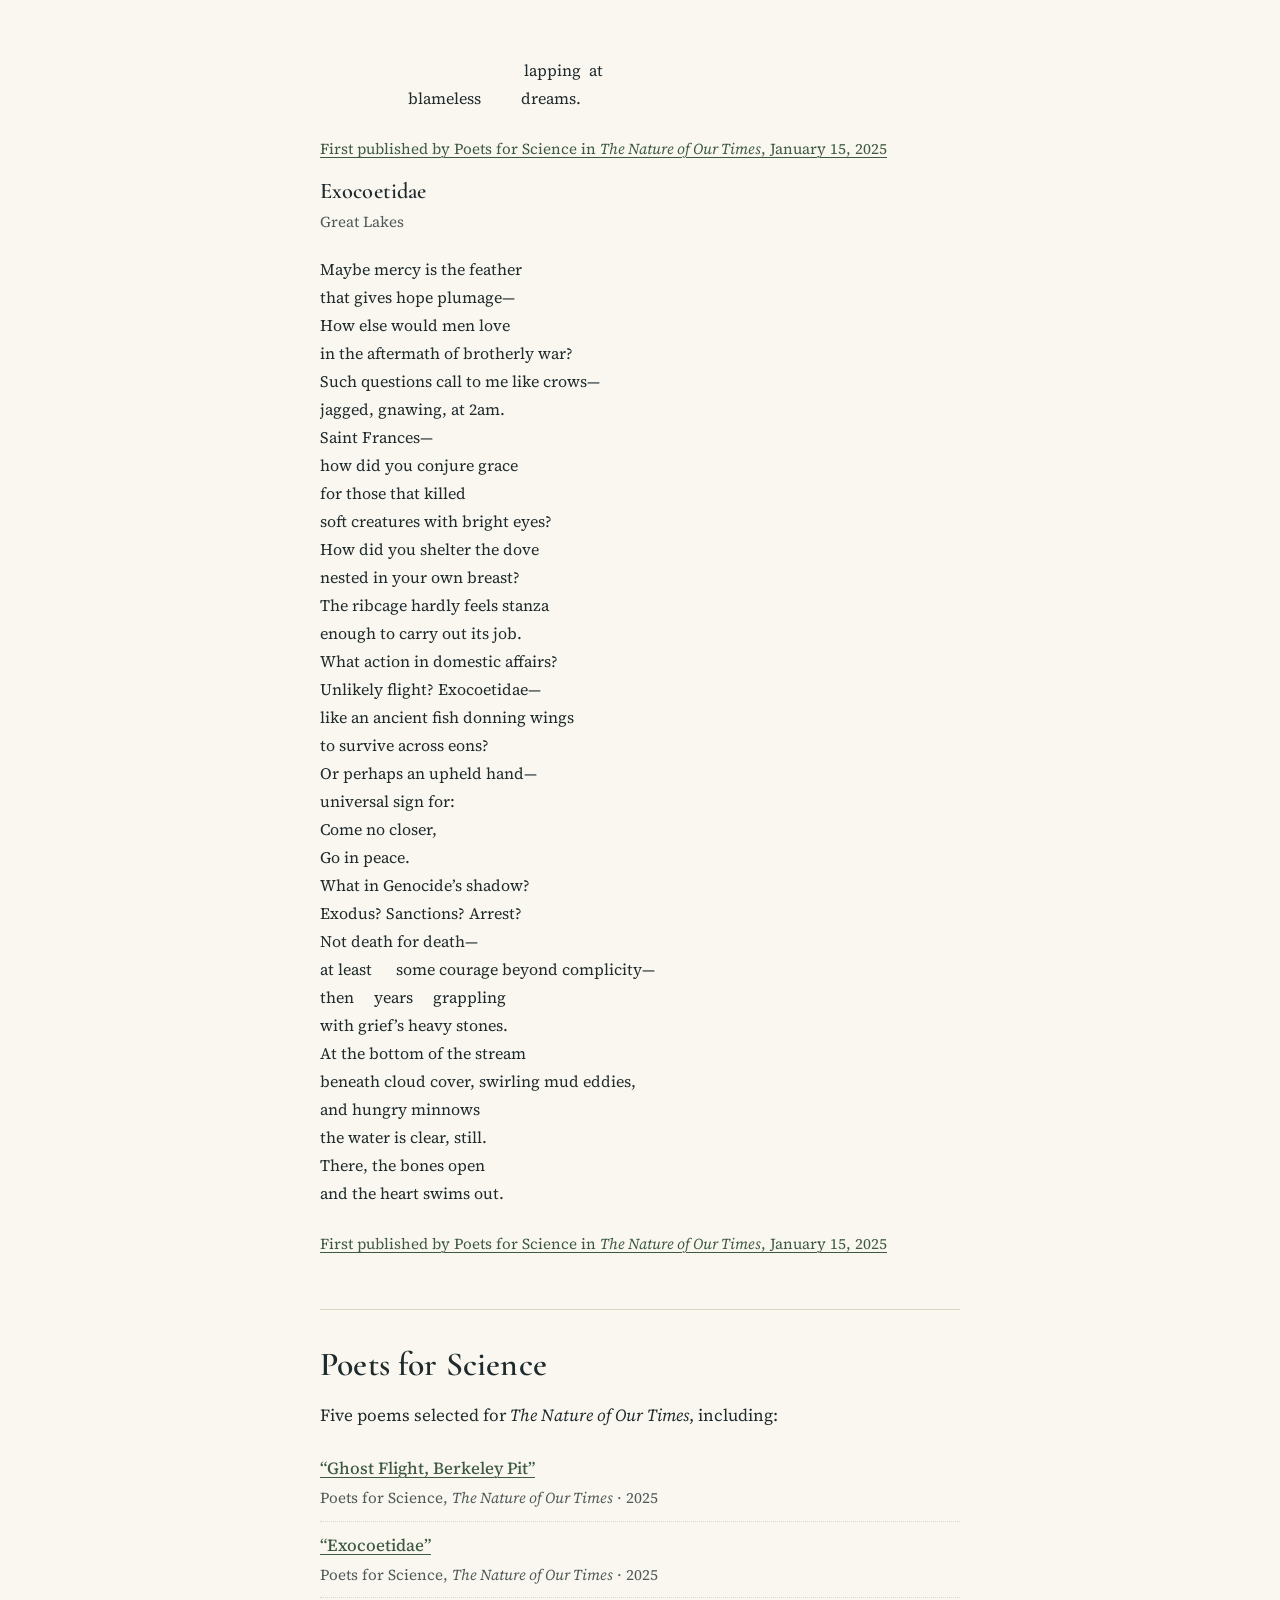
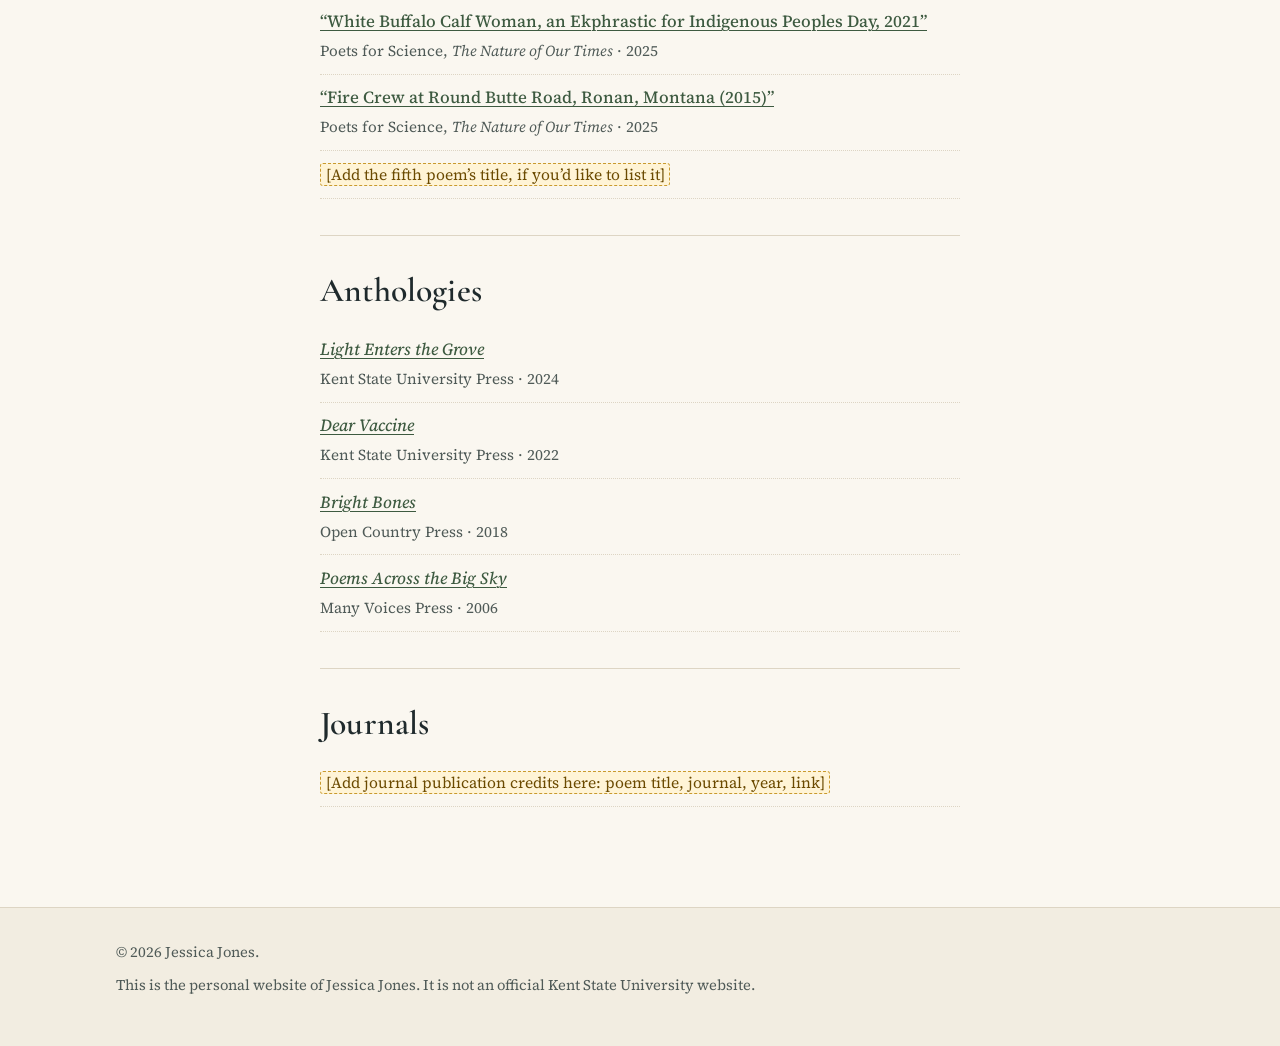
<file: poems.html>
<!doctype html>
<html lang="en" class="no-js">
<head>
  <meta charset="utf-8">
  <meta name="viewport" content="width=device-width, initial-scale=1">
  <script>document.documentElement.classList.remove("no-js");</script>
  <title>Poems · Jessica Jones</title>
  <meta name="description" content="Poems and publication credits by Jessica Jones, including Poets for Science and anthology appearances.">
  <meta name="author" content="Jessica Jones">
  <!-- DRAFT: remove this line when the site is ready to appear in search engines -->
  <meta name="robots" content="noindex, nofollow">
  <link rel="canonical" href="https://jdogherman.github.io/jessica-jones-site/poems.html">

  <!-- Open Graph / social sharing -->
  <meta property="og:type" content="website">
  <meta property="og:site_name" content="Jessica Jones">
  <meta property="og:title" content="Poems · Jessica Jones">
  <meta property="og:description" content="Poems and publication credits by Jessica Jones, including Poets for Science and anthology appearances.">
  <meta property="og:url" content="https://jdogherman.github.io/jessica-jones-site/poems.html">
  <meta property="og:image" content="https://jdogherman.github.io/jessica-jones-site/images/og-image.jpg">
  <meta name="twitter:card" content="summary_large_image">

  <link rel="preconnect" href="https://fonts.googleapis.com">
  <link rel="preconnect" href="https://fonts.gstatic.com" crossorigin>
  <link rel="stylesheet" href="https://fonts.googleapis.com/css2?family=Cormorant+Garamond:ital,wght@0,500;0,600;1,500&amp;family=Source+Serif+4:ital,opsz,wght@0,8..60,400;0,8..60,500;1,8..60,400&amp;display=swap">
  <link rel="stylesheet" href="assets/css/style.css?v=202611162040">
  <link rel="icon" href="data:image/svg+xml,%3Csvg xmlns='http://www.w3.org/2000/svg' viewBox='0 0 32 32'%3E%3Crect width='32' height='32' rx='4' fill='%233d5a40'/%3E%3Ctext x='16' y='22' font-family='Georgia,serif' font-size='16' text-anchor='middle' fill='%23faf7f0'%3EJJ%3C/text%3E%3C/svg%3E">
  <script src="assets/js/site.js?v=202611161913" defer></script>
</head>
<body data-page="poems">
  <a class="skip-link" href="#main">Skip to content</a>

  <header class="site-header">
    <div class="header-inner">
      <a class="site-name" href="index.html">Jessica Jones</a>
      <button class="nav-toggle" type="button" aria-expanded="false" aria-controls="site-nav">Menu</button>
      <nav id="site-nav" aria-label="Main">
        <ul>
          <li><a href="index.html">Home</a></li>
          <li><a href="poems.html" aria-current="page">Poems</a></li>
          <li><a href="books.html">Books</a></li>
          <li><a href="teaching.html">Teaching</a></li>
          <li><a href="residencies.html">Residencies</a></li>
          <li><a href="photography.html">Photography &amp; Art</a></li>
          <li><a href="bio.html">Bio</a></li>
          <li><a href="events.html">Events</a></li>
          <li><a href="contact.html">Contact</a></li>
        </ul>
      </nav>
    </div>
  </header>

  <main id="main" tabindex="-1">
    <header class="page-head">
      <h1>Poems</h1>
    </header>
    <div id="content" aria-busy="true">
      <noscript><p>This site needs JavaScript turned on to show its content.</p></noscript>
    </div>
  </main>

  <footer class="site-footer">
    <div class="footer-inner">
      <p>&copy; <span id="year">2026</span> Jessica Jones.</p>
      <p id="disclaimer">This is the personal website of Jessica Jones. It is not an official Kent State University website.</p>
    </div>
  </footer>
</body>
</html>
</file>
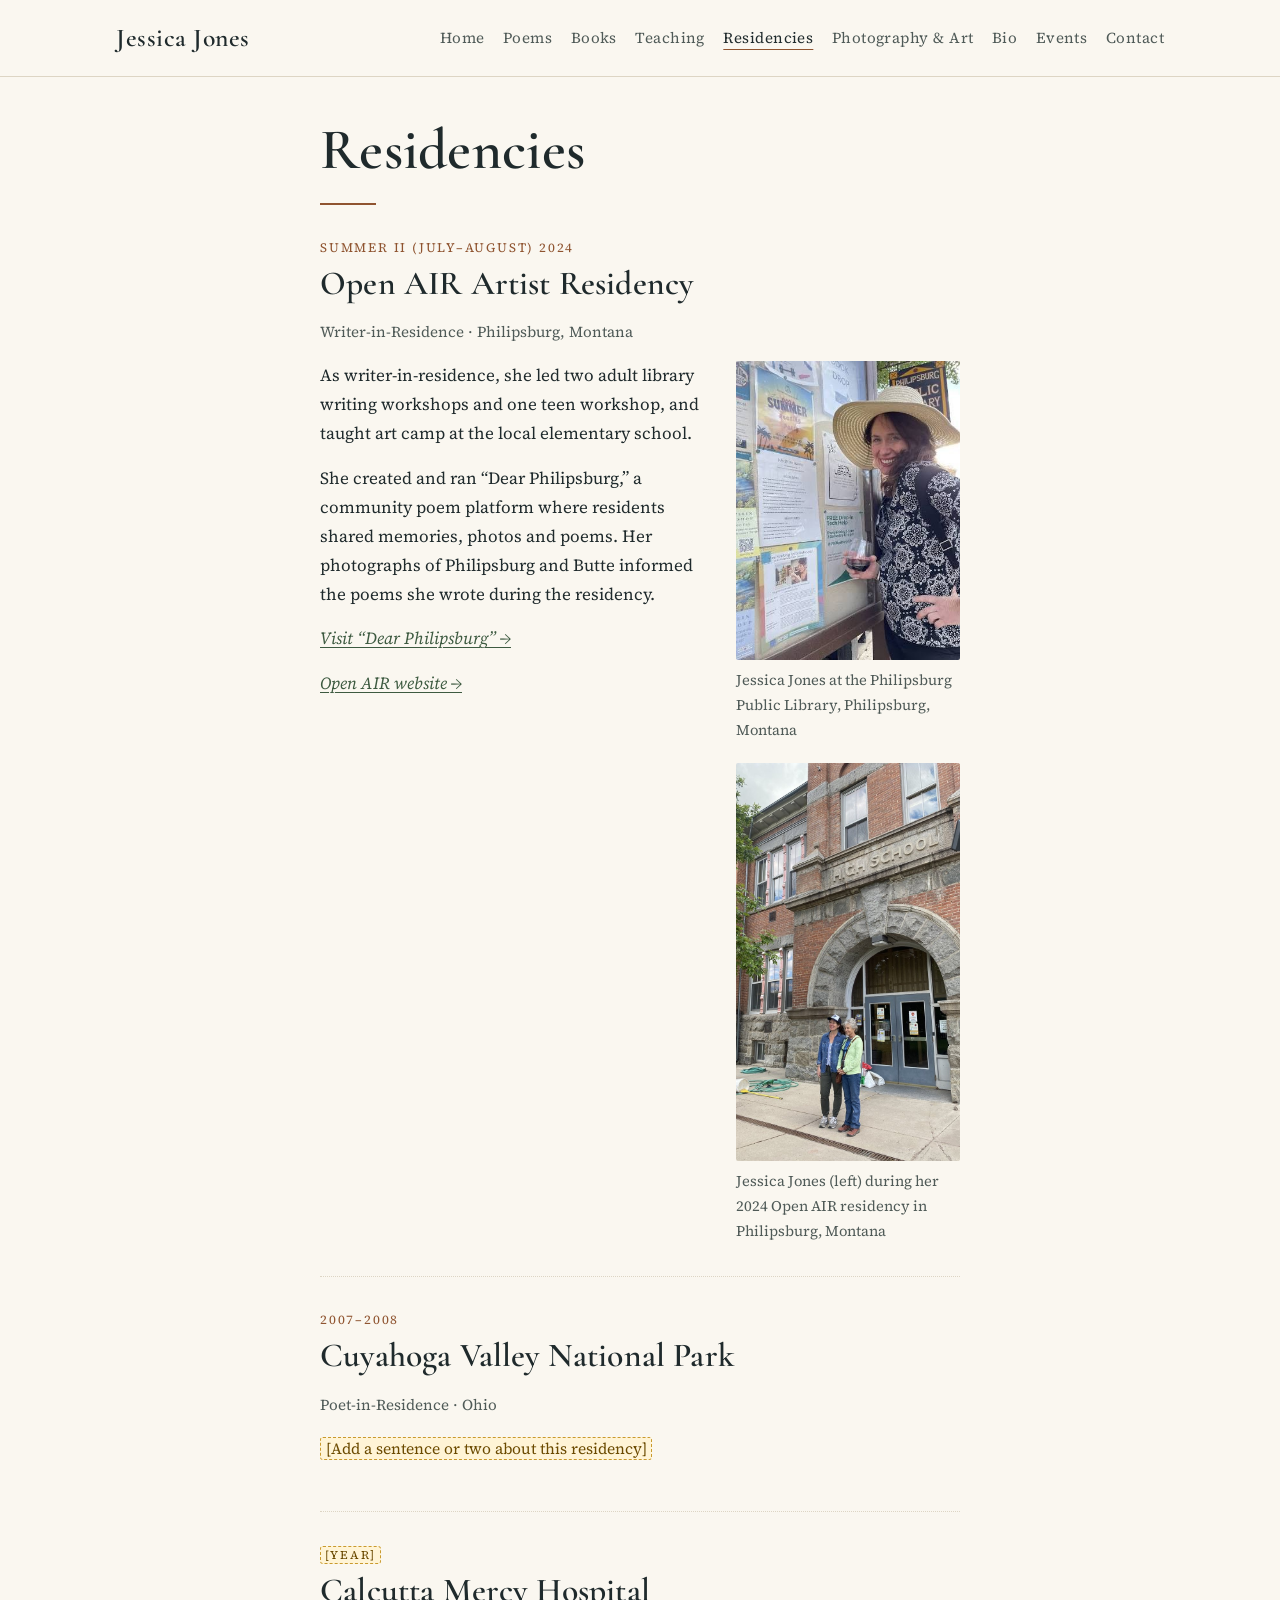
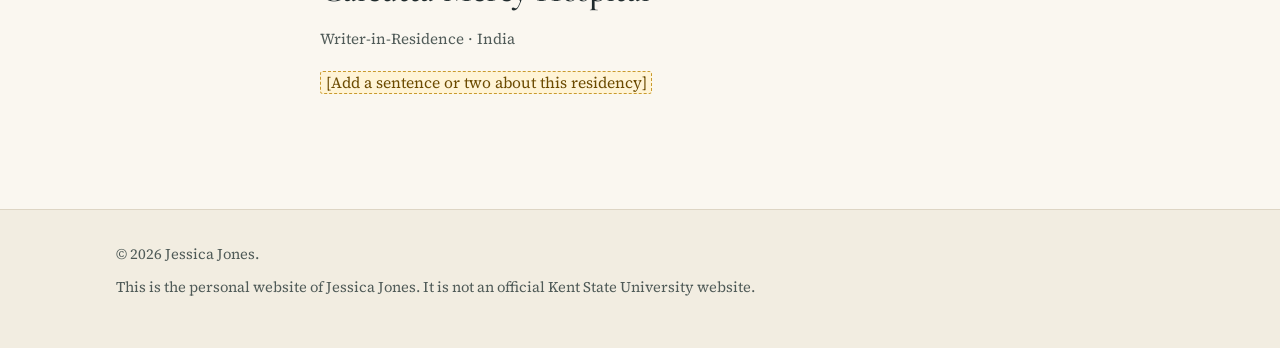
<file: residencies.html>
<!doctype html>
<html lang="en" class="no-js">
<head>
  <meta charset="utf-8">
  <meta name="viewport" content="width=device-width, initial-scale=1">
  <script>document.documentElement.classList.remove("no-js");</script>
  <title>Residencies · Jessica Jones</title>
  <meta name="description" content="Writing residencies held by Jessica Jones: Open AIR in Philipsburg, Montana (2024), Cuyahoga Valley National Park (2007–2008) and Calcutta Mercy Hospital.">
  <meta name="author" content="Jessica Jones">
  <!-- DRAFT: remove this line when the site is ready to appear in search engines -->
  <meta name="robots" content="noindex, nofollow">
  <link rel="canonical" href="https://jdogherman.github.io/jessica-jones-site/residencies.html">

  <!-- Open Graph / social sharing -->
  <meta property="og:type" content="website">
  <meta property="og:site_name" content="Jessica Jones">
  <meta property="og:title" content="Residencies · Jessica Jones">
  <meta property="og:description" content="Writing residencies held by Jessica Jones: Open AIR in Philipsburg, Montana (2024), Cuyahoga Valley National Park (2007–2008) and Calcutta Mercy Hospital.">
  <meta property="og:url" content="https://jdogherman.github.io/jessica-jones-site/residencies.html">
  <meta property="og:image" content="https://jdogherman.github.io/jessica-jones-site/images/og-image.jpg">
  <meta name="twitter:card" content="summary_large_image">

  <link rel="preconnect" href="https://fonts.googleapis.com">
  <link rel="preconnect" href="https://fonts.gstatic.com" crossorigin>
  <link rel="stylesheet" href="https://fonts.googleapis.com/css2?family=Cormorant+Garamond:ital,wght@0,500;0,600;1,500&amp;family=Source+Serif+4:ital,opsz,wght@0,8..60,400;0,8..60,500;1,8..60,400&amp;display=swap">
  <link rel="stylesheet" href="assets/css/style.css?v=202611162040">
  <link rel="icon" href="data:image/svg+xml,%3Csvg xmlns='http://www.w3.org/2000/svg' viewBox='0 0 32 32'%3E%3Crect width='32' height='32' rx='4' fill='%233d5a40'/%3E%3Ctext x='16' y='22' font-family='Georgia,serif' font-size='16' text-anchor='middle' fill='%23faf7f0'%3EJJ%3C/text%3E%3C/svg%3E">
  <script src="assets/js/site.js?v=202611161913" defer></script>
</head>
<body data-page="residencies">
  <a class="skip-link" href="#main">Skip to content</a>

  <header class="site-header">
    <div class="header-inner">
      <a class="site-name" href="index.html">Jessica Jones</a>
      <button class="nav-toggle" type="button" aria-expanded="false" aria-controls="site-nav">Menu</button>
      <nav id="site-nav" aria-label="Main">
        <ul>
          <li><a href="index.html">Home</a></li>
          <li><a href="poems.html">Poems</a></li>
          <li><a href="books.html">Books</a></li>
          <li><a href="teaching.html">Teaching</a></li>
          <li><a href="residencies.html" aria-current="page">Residencies</a></li>
          <li><a href="photography.html">Photography &amp; Art</a></li>
          <li><a href="bio.html">Bio</a></li>
          <li><a href="events.html">Events</a></li>
          <li><a href="contact.html">Contact</a></li>
        </ul>
      </nav>
    </div>
  </header>

  <main id="main" tabindex="-1">
    <header class="page-head">
      <h1>Residencies</h1>
    </header>
    <div id="content" aria-busy="true">
      <noscript><p>This site needs JavaScript turned on to show its content.</p></noscript>
    </div>
  </main>

  <footer class="site-footer">
    <div class="footer-inner">
      <p>&copy; <span id="year">2026</span> Jessica Jones.</p>
      <p id="disclaimer">This is the personal website of Jessica Jones. It is not an official Kent State University website.</p>
    </div>
  </footer>
</body>
</html>
</file>
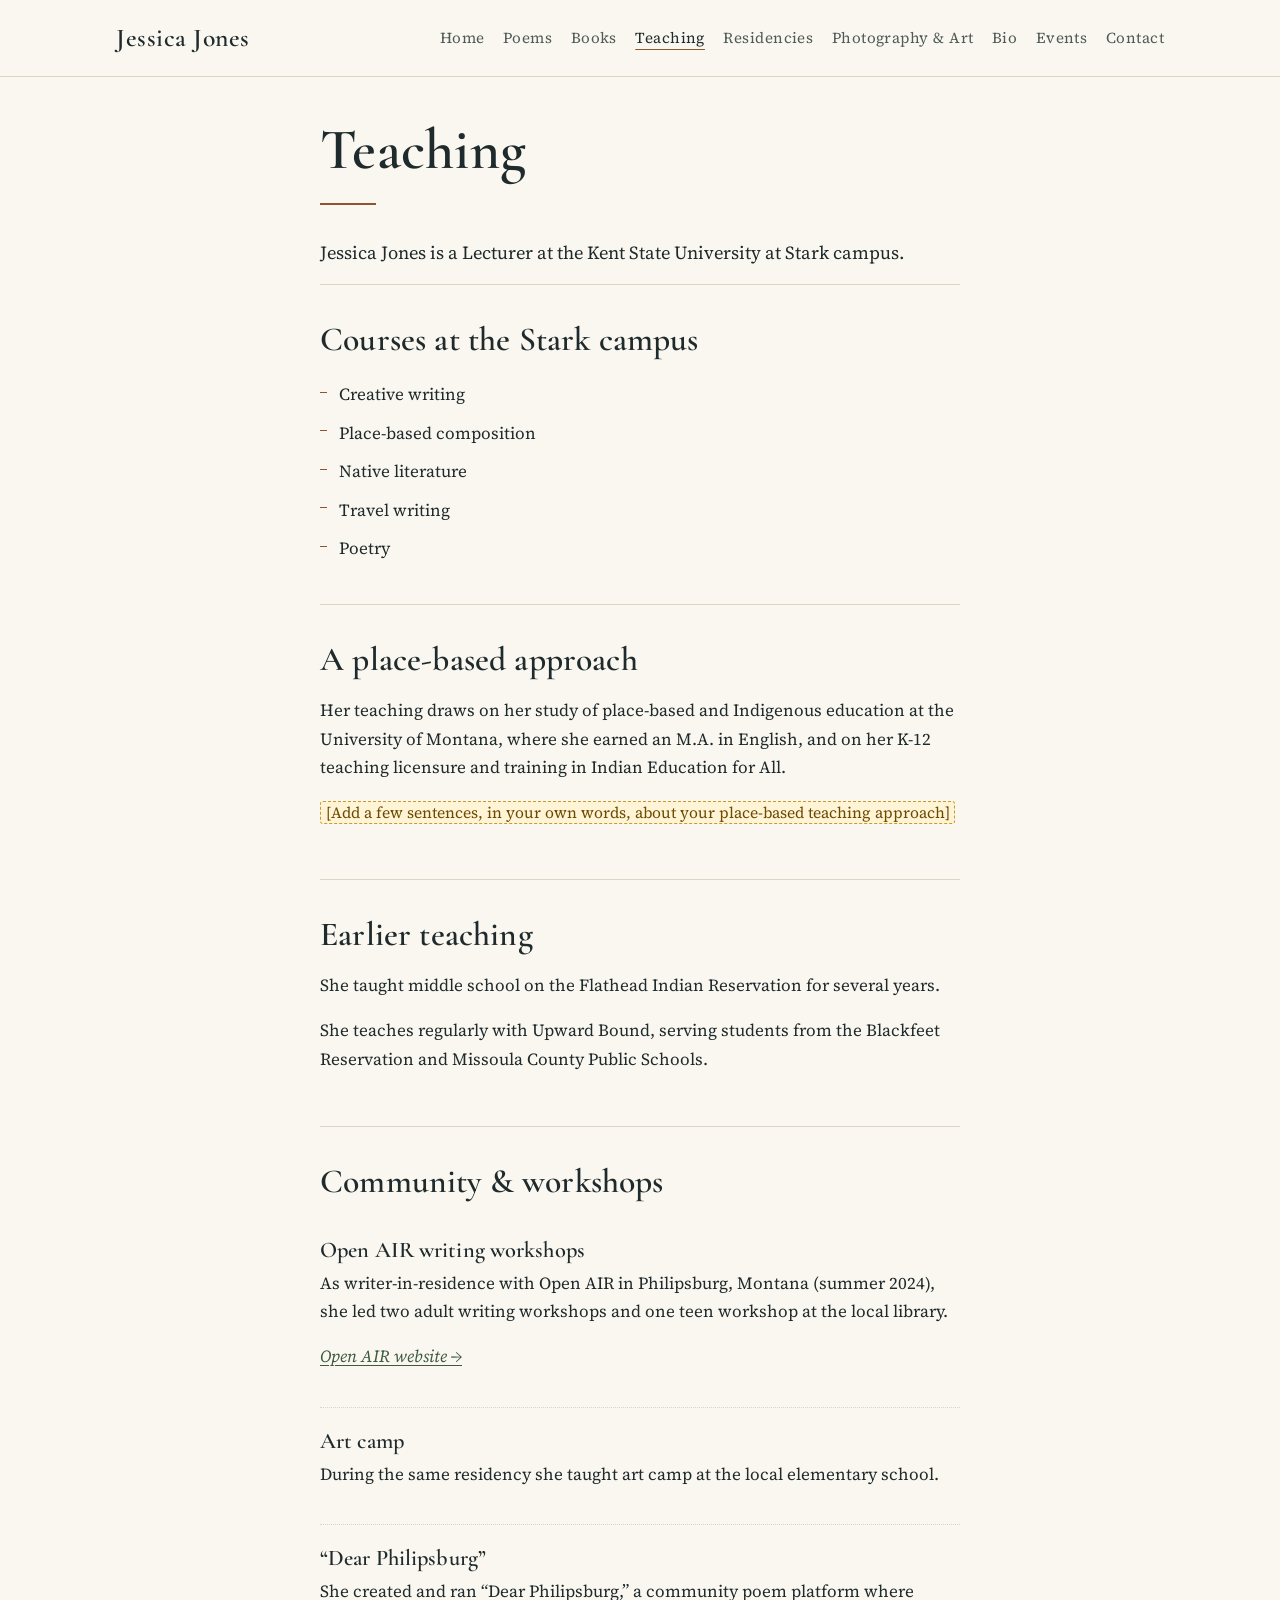
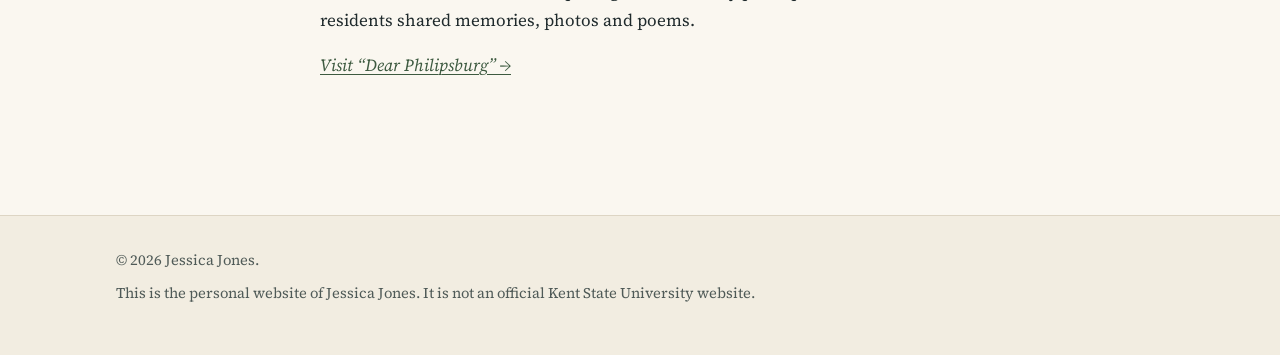
<file: teaching.html>
<!doctype html>
<html lang="en" class="no-js">
<head>
  <meta charset="utf-8">
  <meta name="viewport" content="width=device-width, initial-scale=1">
  <script>document.documentElement.classList.remove("no-js");</script>
  <title>Teaching · Jessica Jones</title>
  <meta name="description" content="Jessica Jones teaches creative writing, place-based composition, Native literature, travel writing and poetry as a Lecturer at the Kent State University at Stark campus.">
  <meta name="author" content="Jessica Jones">
  <!-- DRAFT: remove this line when the site is ready to appear in search engines -->
  <meta name="robots" content="noindex, nofollow">
  <link rel="canonical" href="https://jdogherman.github.io/jessica-jones-site/teaching.html">

  <!-- Open Graph / social sharing -->
  <meta property="og:type" content="website">
  <meta property="og:site_name" content="Jessica Jones">
  <meta property="og:title" content="Teaching · Jessica Jones">
  <meta property="og:description" content="Jessica Jones teaches creative writing, place-based composition, Native literature, travel writing and poetry as a Lecturer at the Kent State University at Stark campus.">
  <meta property="og:url" content="https://jdogherman.github.io/jessica-jones-site/teaching.html">
  <meta property="og:image" content="https://jdogherman.github.io/jessica-jones-site/images/og-image.jpg">
  <meta name="twitter:card" content="summary_large_image">

  <link rel="preconnect" href="https://fonts.googleapis.com">
  <link rel="preconnect" href="https://fonts.gstatic.com" crossorigin>
  <link rel="stylesheet" href="https://fonts.googleapis.com/css2?family=Cormorant+Garamond:ital,wght@0,500;0,600;1,500&amp;family=Source+Serif+4:ital,opsz,wght@0,8..60,400;0,8..60,500;1,8..60,400&amp;display=swap">
  <link rel="stylesheet" href="assets/css/style.css?v=202611162040">
  <link rel="icon" href="data:image/svg+xml,%3Csvg xmlns='http://www.w3.org/2000/svg' viewBox='0 0 32 32'%3E%3Crect width='32' height='32' rx='4' fill='%233d5a40'/%3E%3Ctext x='16' y='22' font-family='Georgia,serif' font-size='16' text-anchor='middle' fill='%23faf7f0'%3EJJ%3C/text%3E%3C/svg%3E">
  <script src="assets/js/site.js?v=202611161913" defer></script>
</head>
<body data-page="teaching">
  <a class="skip-link" href="#main">Skip to content</a>

  <header class="site-header">
    <div class="header-inner">
      <a class="site-name" href="index.html">Jessica Jones</a>
      <button class="nav-toggle" type="button" aria-expanded="false" aria-controls="site-nav">Menu</button>
      <nav id="site-nav" aria-label="Main">
        <ul>
          <li><a href="index.html">Home</a></li>
          <li><a href="poems.html">Poems</a></li>
          <li><a href="books.html">Books</a></li>
          <li><a href="teaching.html" aria-current="page">Teaching</a></li>
          <li><a href="residencies.html">Residencies</a></li>
          <li><a href="photography.html">Photography &amp; Art</a></li>
          <li><a href="bio.html">Bio</a></li>
          <li><a href="events.html">Events</a></li>
          <li><a href="contact.html">Contact</a></li>
        </ul>
      </nav>
    </div>
  </header>

  <main id="main" tabindex="-1">
    <header class="page-head">
      <h1>Teaching</h1>
    </header>
    <div id="content" aria-busy="true">
      <noscript><p>This site needs JavaScript turned on to show its content.</p></noscript>
    </div>
  </main>

  <footer class="site-footer">
    <div class="footer-inner">
      <p>&copy; <span id="year">2026</span> Jessica Jones.</p>
      <p id="disclaimer">This is the personal website of Jessica Jones. It is not an official Kent State University website.</p>
    </div>
  </footer>
</body>
</html>
</file>
<file: assets/css/style.css>
/* ==========================================================
   Jessica Jones: personal site styles
   Colours: off-white paper, deep ink, Appalachian moss
   and Montana copper / sage.
   ========================================================== */

:root {
  --paper: #faf7f0;
  --paper-deep: #f2ede1;
  --ink: #1f2a2c;
  --ink-soft: #4f5a57;      /* 6.6:1 on paper */
  --moss: #3d5a40;          /* 7.0:1 on paper */
  --copper: #8f5430;        /* 5.6:1 on paper */
  --sage: #a9b49a;
  --rule: #ddd5c4;
  --ph-bg: #fff4d6;
  --ph-ink: #6b4a00;

  --serif-display: "Cormorant Garamond", "Garamond", "Georgia", serif;
  --serif-text: "Source Serif 4", "Georgia", "Times New Roman", serif;

  --measure: 40rem;
  --wide: 68rem;
  --gutter: 1.25rem;
}

*, *::before, *::after { box-sizing: border-box; }

html { -webkit-text-size-adjust: 100%; }

body {
  margin: 0;
  background: var(--paper);
  color: var(--ink);
  font-family: var(--serif-text);
  font-size: 1.0625rem;
  line-height: 1.7;
  font-optical-sizing: auto;
}

img { max-width: 100%; height: auto; display: block; }

a {
  color: var(--moss);
  text-decoration-thickness: 1px;
  text-underline-offset: 0.18em;
}
a:hover { color: var(--copper); }

:focus-visible {
  outline: 3px solid var(--copper);
  outline-offset: 3px;
  border-radius: 2px;
}

h1, h2, h3 {
  font-family: var(--serif-display);
  font-weight: 600;
  line-height: 1.15;
  color: var(--ink);
  letter-spacing: 0.005em;
}
h1 { font-size: clamp(2.4rem, 7vw, 3.6rem); margin: 0 0 0.5rem; }
h2 { font-size: clamp(1.6rem, 4.5vw, 2.1rem); margin: 0 0 1rem; }
h3 { font-size: 1.4rem; margin: 0 0 0.35rem; }

p { margin: 0 0 1rem; }

.skip-link {
  position: absolute; left: -999px; top: 0;
  background: var(--ink); color: var(--paper);
  padding: 0.6rem 1rem; z-index: 10;
}
.skip-link:focus { left: 1rem; top: 1rem; }

.visually-hidden {
  position: absolute !important; width: 1px; height: 1px;
  overflow: hidden; clip: rect(0 0 0 0); white-space: nowrap;
}

/* ---------- Header & nav ---------- */
.site-header {
  border-bottom: 1px solid var(--rule);
}
.header-inner {
  max-width: var(--wide);
  margin: 0 auto;
  padding: 1rem var(--gutter);
  display: flex; flex-wrap: wrap; align-items: center;
  justify-content: space-between; gap: 0.5rem 1.5rem;
}
.site-name {
  font-family: var(--serif-display);
  font-size: 1.6rem; font-weight: 600;
  color: var(--ink); text-decoration: none;
  letter-spacing: 0.02em;
}
.site-name:hover { color: var(--moss); }

.nav-toggle {
  font: inherit; font-size: 0.95rem;
  background: none; color: var(--ink);
  border: 1px solid var(--rule); border-radius: 999px;
  padding: 0.35rem 0.95rem; cursor: pointer;
  min-height: 44px;
}
.nav-toggle:hover { border-color: var(--moss); color: var(--moss); }

#site-nav { flex-basis: 100%; display: none; }
#site-nav.is-open { display: block; }
.no-js #site-nav { display: block; }
#site-nav ul {
  list-style: none; margin: 0; padding: 0.5rem 0 0.25rem;
  display: grid; gap: 0.1rem;
}
#site-nav a {
  display: block; padding: 0.45rem 0;
  color: var(--ink-soft); text-decoration: none;
  font-size: 1rem; letter-spacing: 0.03em;
}
#site-nav a:hover { color: var(--moss); }
#site-nav a[aria-current="page"] {
  color: var(--ink);
  text-decoration: underline;
  text-decoration-color: var(--copper);
  text-underline-offset: 0.4em;
}

@media (min-width: 60rem) {
  .nav-toggle { display: none; }
  #site-nav { display: block; flex-basis: auto; }
  #site-nav ul { display: flex; flex-wrap: wrap; gap: 0 1.15rem; padding: 0; }
  #site-nav a { font-size: 0.95rem; padding: 0.3rem 0; }
}

/* ---------- Main ---------- */
main {
  max-width: var(--wide);
  margin: 0 auto;
  padding: 2.5rem var(--gutter) 4rem;
}
.page-head { max-width: var(--measure); margin: 0 auto 2rem; }
.page-head h1 { margin-bottom: 0.25rem; }
.page-head::after {
  content: ""; display: block; width: 3.5rem; height: 2px;
  background: var(--copper); margin-top: 1.25rem;
}

#content > *, .measure { max-width: var(--measure); margin-left: auto; margin-right: auto; }
#content > .wide, #content > .gallery, #content > .hero { max-width: var(--wide); }

.section { padding: 2.25rem 0; border-top: 1px solid var(--rule); }

.lede { font-size: 1.15rem; color: var(--ink); }
.eyebrow {
  font-size: 0.8rem; letter-spacing: 0.14em; text-transform: uppercase;
  color: var(--copper); margin-bottom: 0.4rem;
}
.more { font-style: italic; }

/* ---------- Home ---------- */
.hero {
  display: grid; gap: 2rem; align-items: center;
  padding: 0.5rem 0 2.5rem;
}
.hero-name { font-size: clamp(2.8rem, 10vw, 4.6rem); font-weight: 500; margin: 0; }
.hero-tagline {
  font-family: var(--serif-display); font-style: italic;
  font-size: clamp(1.3rem, 3.5vw, 1.65rem); color: var(--moss);
  margin: 0.35rem 0 0.75rem;
}
.hero-title { color: var(--ink-soft); margin: 0; }
.hero-photo { max-width: 22rem; }
@media (min-width: 46rem) {
  .hero { grid-template-columns: 1.4fr 1fr; gap: 3rem; padding-top: 1.5rem; }
  .hero-photo { justify-self: end; width: 100%; }
}

.headshot {
  width: 100%; aspect-ratio: 4 / 5; object-fit: cover;
  border-radius: 2px;
  box-shadow: 0.6rem 0.6rem 0 var(--paper-deep);
}
.headshot.small { max-width: 11rem; }

.intro { border-top: none; padding-top: 0.5rem; }
.intro .lede p:first-child::first-letter {
  font-family: var(--serif-display);
  float: left; font-size: 3.6em; line-height: 0.85;
  padding: 0.08em 0.1em 0 0; color: var(--moss);
}

.pull-quote { margin: 0; padding: 0.5rem 0 0.5rem 1.5rem; border-left: 3px solid var(--sage); }
.pull-quote blockquote { margin: 0; }
.pull-quote p {
  font-family: var(--serif-display); font-style: italic;
  font-size: clamp(1.6rem, 4.5vw, 2.15rem); line-height: 1.3; margin: 0;
}
.pull-quote figcaption { margin-top: 0.75rem; color: var(--ink-soft); font-size: 0.95rem; }
.pull-quote.small p { font-size: 1.35rem; }
.quote-section { padding: 3rem 0; }

.cards { display: grid; gap: 1.5rem; }
@media (min-width: 40rem) { .cards { grid-template-columns: 1fr 1fr; } }
.card {
  background: var(--paper-deep);
  border-radius: 3px; overflow: hidden;
  display: flex; flex-direction: column;
}
.card-media { background: var(--paper-deep); }
.card-media .img-ph { aspect-ratio: 2 / 3; max-height: 16rem; width: 100%; }
.card-media img.cover { height: 16rem; width: 100%; object-fit: contain; padding: 1rem 0 0; }
.card-body { padding: 1.25rem 1.25rem 0.75rem; }

.teaser { display: grid; gap: 1.5rem; align-items: start; }
@media (min-width: 40rem) { .teaser { grid-template-columns: 1fr 1fr; } }

.explore { list-style: none; margin: 0; padding: 0; display: grid; gap: 0; }
@media (min-width: 40rem) { .explore { grid-template-columns: 1fr 1fr; column-gap: 2rem; } }
.explore a {
  display: block; padding: 0.85rem 0; text-decoration: none;
  border-bottom: 1px solid var(--rule); color: var(--ink);
}
.explore-label { display: block; font-family: var(--serif-display); font-size: 1.35rem; font-weight: 600; }
.explore-blurb { display: block; color: var(--ink-soft); font-size: 0.95rem; }
.explore a:hover .explore-label { color: var(--moss); }

/* ---------- Lists & entries ---------- */
.credits, .tidy, .anthologies, .events { list-style: none; margin: 0; padding: 0; }
.credits li { padding: 0.55rem 0; border-bottom: 1px dotted var(--rule); }
.credit-title { font-weight: 500; display: block; }
.credit-meta, .book-meta { color: var(--ink-soft); font-size: 0.95rem; }
.tidy li { padding: 0.3rem 0 0.3rem 1.2rem; position: relative; }
.tidy li::before {
  content: ""; position: absolute; left: 0; top: 0.95em;
  width: 0.45rem; height: 1px; background: var(--copper);
}
.anthologies li { padding: 1rem 0; border-bottom: 1px dotted var(--rule); }
.anthologies li:first-child { padding-top: 0; }
.anthologies p { margin-bottom: 0.35rem; }

.stack { display: grid; gap: 0; }
.entry { padding: 1.25rem 0; }
.entry + .entry { border-top: 1px dotted var(--rule); }
.residency { padding: 2rem 0; }
#content > .stack > .residency:first-child { border-top: none; padding-top: 0; }

.book { display: grid; gap: 2rem; border-top: none; padding-top: 0; }
.book-cover { max-width: 14rem; }
.book-cover .cover, .book-cover .img-ph { width: 100%; box-shadow: 0.5rem 0.5rem 0 var(--paper-deep); }
.book-cover .img-ph { aspect-ratio: 2 / 3; }
@media (min-width: 40rem) { .book { grid-template-columns: 14rem 1fr; align-items: start; } }

.button {
  display: inline-block; padding: 0.6rem 1.2rem;
  background: var(--moss); color: var(--paper);
  border-radius: 2px; text-decoration: none; min-height: 44px;
}
.button:hover { background: var(--copper); color: var(--paper); }

.events li { display: grid; gap: 0.25rem; padding: 0.85rem 0; border-bottom: 1px dotted var(--rule); }
@media (min-width: 36rem) { .events li { grid-template-columns: 9rem 1fr; gap: 1.25rem; } }
.event-date { font-family: var(--serif-display); font-weight: 600; font-size: 1.1rem; margin: 0; }
.event-title { margin: 0; }
.events .credit-meta { margin: 0; }

.contact-email { font-family: var(--serif-display); font-size: 1.6rem; }

.bio-head { display: grid; gap: 1.5rem; align-items: center; padding-bottom: 2rem; }
@media (min-width: 36rem) { .bio-head { grid-template-columns: 11rem 1fr; gap: 2rem; } }

/* Featured poems keep their exact spacing; very wide lines scroll inside the poem, never the page */
.poem { max-width: 100%; }
.poem-scroll { overflow-x: auto; margin: 1.25rem 0 1rem; padding-bottom: 0.5rem; }
.poem-text { white-space: pre; font-size: 1rem; line-height: 1.75; width: max-content; }
@media (max-width: 40rem) { .poem-text { font-size: 0.85rem; } }

/* ---------- Gallery ---------- */
.gallery {
  list-style: none; margin: 2rem auto 0; padding: 0;
  display: grid; gap: 2.5rem;
}
@media (min-width: 46rem) { .gallery { grid-template-columns: 1fr 1fr; gap: 2.5rem 2rem; } }
.gallery figure, .teaser-photo { margin: 0; }
.photo { width: 100%; aspect-ratio: 4 / 3; object-fit: cover; background: var(--paper-deep); }
.gallery figcaption, .teaser-photo figcaption {
  margin-top: 0.6rem; font-family: var(--serif-display); font-size: 1.2rem;
}
.caption { display: block; font-family: var(--serif-text); font-size: 0.95rem; color: var(--ink-soft); }

/* ---------- Placeholders (visible until content is added) ---------- */
.placeholder {
  background: var(--ph-bg); color: var(--ph-ink);
  border: 1px dashed #c99a2e; border-radius: 3px;
  padding: 0 0.3em; font-style: normal;
  font-family: var(--serif-text); font-size: 0.92em; font-weight: 400;
}
.img-ph {
  display: flex; align-items: center; justify-content: center;
  text-align: center; padding: 1rem; min-height: 10rem; width: 100%;
  background: repeating-linear-gradient(135deg, var(--paper-deep) 0 12px, #ece5d5 12px 24px);
  border: 1px dashed var(--sage); border-radius: 2px;
  font-size: 0.9rem; color: var(--ink-soft);
}
.img-ph.headshot { aspect-ratio: 4 / 5; }
.img-ph.photo { aspect-ratio: 4 / 3; }

.load-error {
  border: 1px solid var(--copper); padding: 1rem 1.25rem; background: #fff;
}

/* ---------- Footer ---------- */
.site-footer {
  border-top: 1px solid var(--rule);
  background: var(--paper-deep);
  color: var(--ink-soft); font-size: 0.92rem;
}
.footer-inner {
  max-width: var(--wide); margin: 0 auto;
  padding: 2rem var(--gutter) 2.5rem;
}
.footer-inner p { margin: 0 0 0.5rem; max-width: var(--measure); }
.footer-nav { list-style: none; padding: 0; margin: 0 0 1rem; display: flex; flex-wrap: wrap; gap: 0.25rem 1rem; }
.footer-nav a { color: var(--ink-soft); }

@media (prefers-reduced-motion: no-preference) {
  a, .button, .nav-toggle { transition: color 0.15s, background-color 0.15s, border-color 0.15s; }
}

@media print {
  .site-header nav, .nav-toggle, .skip-link { display: none !important; }
  body { background: #fff; }
}
.no-js .nav-toggle { display: none; }

.book-blurb { margin: 0; }
.book-blurb blockquote { margin: 0; padding-left: 1.25rem; border-left: 3px solid var(--sage); }
.book-blurb figcaption { color: var(--ink-soft); font-size: 0.95rem; margin-top: 0.5rem; }

.antho-cover { width: 6rem; margin-bottom: 1rem; }
@media (min-width: 36rem) {
  .anthologies li.has-cover { display: grid; grid-template-columns: 6rem 1fr; gap: 1.25rem; align-items: start; }
  .antho-cover { margin-bottom: 0; }
}
.antho-cover .cover { width: 100%; box-shadow: 0.35rem 0.35rem 0 var(--paper-deep); }
.antho-cover .img-ph { aspect-ratio: 3 / 4; min-height: 0; font-size: 0.7rem; padding: 0.4rem; }
.book-blurb.small { margin: 0.5rem 0 0.75rem; }
.book-blurb.small blockquote p { font-size: 0.98rem; }

/* Artwork: shown uncropped, at its own shape */
.art-section { margin-top: 3rem; }
.art-gallery { margin-top: 1rem; align-items: start; }
.art { width: 100%; max-height: 34rem; object-fit: contain; object-position: left top; background: transparent; }
.art-gallery figure { max-width: 26rem; }

.event-photos { display: grid; gap: 1.75rem; margin-bottom: 2rem; align-items: start; }
@media (min-width: 40rem) { .event-photos { grid-template-columns: repeat(auto-fit, minmax(17rem, 1fr)); } }
#content > .event-photos { max-width: var(--wide); }
.event-photo { margin: 0; }
.event-img { aspect-ratio: 4 / 3; object-fit: cover; }
.event-img { width: 100%; height: auto; border-radius: 2px; }
.event-photo figcaption { margin-top: 0.6rem; font-size: 0.98rem; }

.edited { border-top: none; padding-top: 0; }
.edited .book { padding-top: 0.5rem; }
.edited h3 { font-size: 1.6rem; }
.edited + .book { border-top: 1px solid var(--rule); padding-top: 2.25rem; }
.book-actions { display: flex; flex-wrap: wrap; align-items: center; gap: 0.75rem 1.5rem; }

/* Featured work: widen to fit three cards side by side */
#content > .featured { max-width: 60rem; }
@media (min-width: 52rem) { .cards-3 { grid-template-columns: repeat(3, 1fr); } }

.residency-body { display: grid; gap: 1.25rem; }
.residency-photo { margin: 0; max-width: 18rem; }
.res-img { width: 100%; border-radius: 2px; }
.residency-photo figcaption { margin-top: 0.5rem; font-size: 0.92rem; color: var(--ink-soft); }
@media (min-width: 40rem) { .residency-body { grid-template-columns: 1fr 14rem; gap: 2rem; align-items: start; } }
.residency-photos { display: grid; gap: 1.25rem; }
@media (max-width: 39.99rem) { .residency-photos { grid-template-columns: 1fr 1fr; } .residency-photo { max-width: none; } }
.event-img.fit { aspect-ratio: auto; object-fit: contain; }

/* The Bitterroot description continues the book entry: no divider above it */
#about-bitterroot { border-top: none; padding-top: 0.5rem; }
</file>
